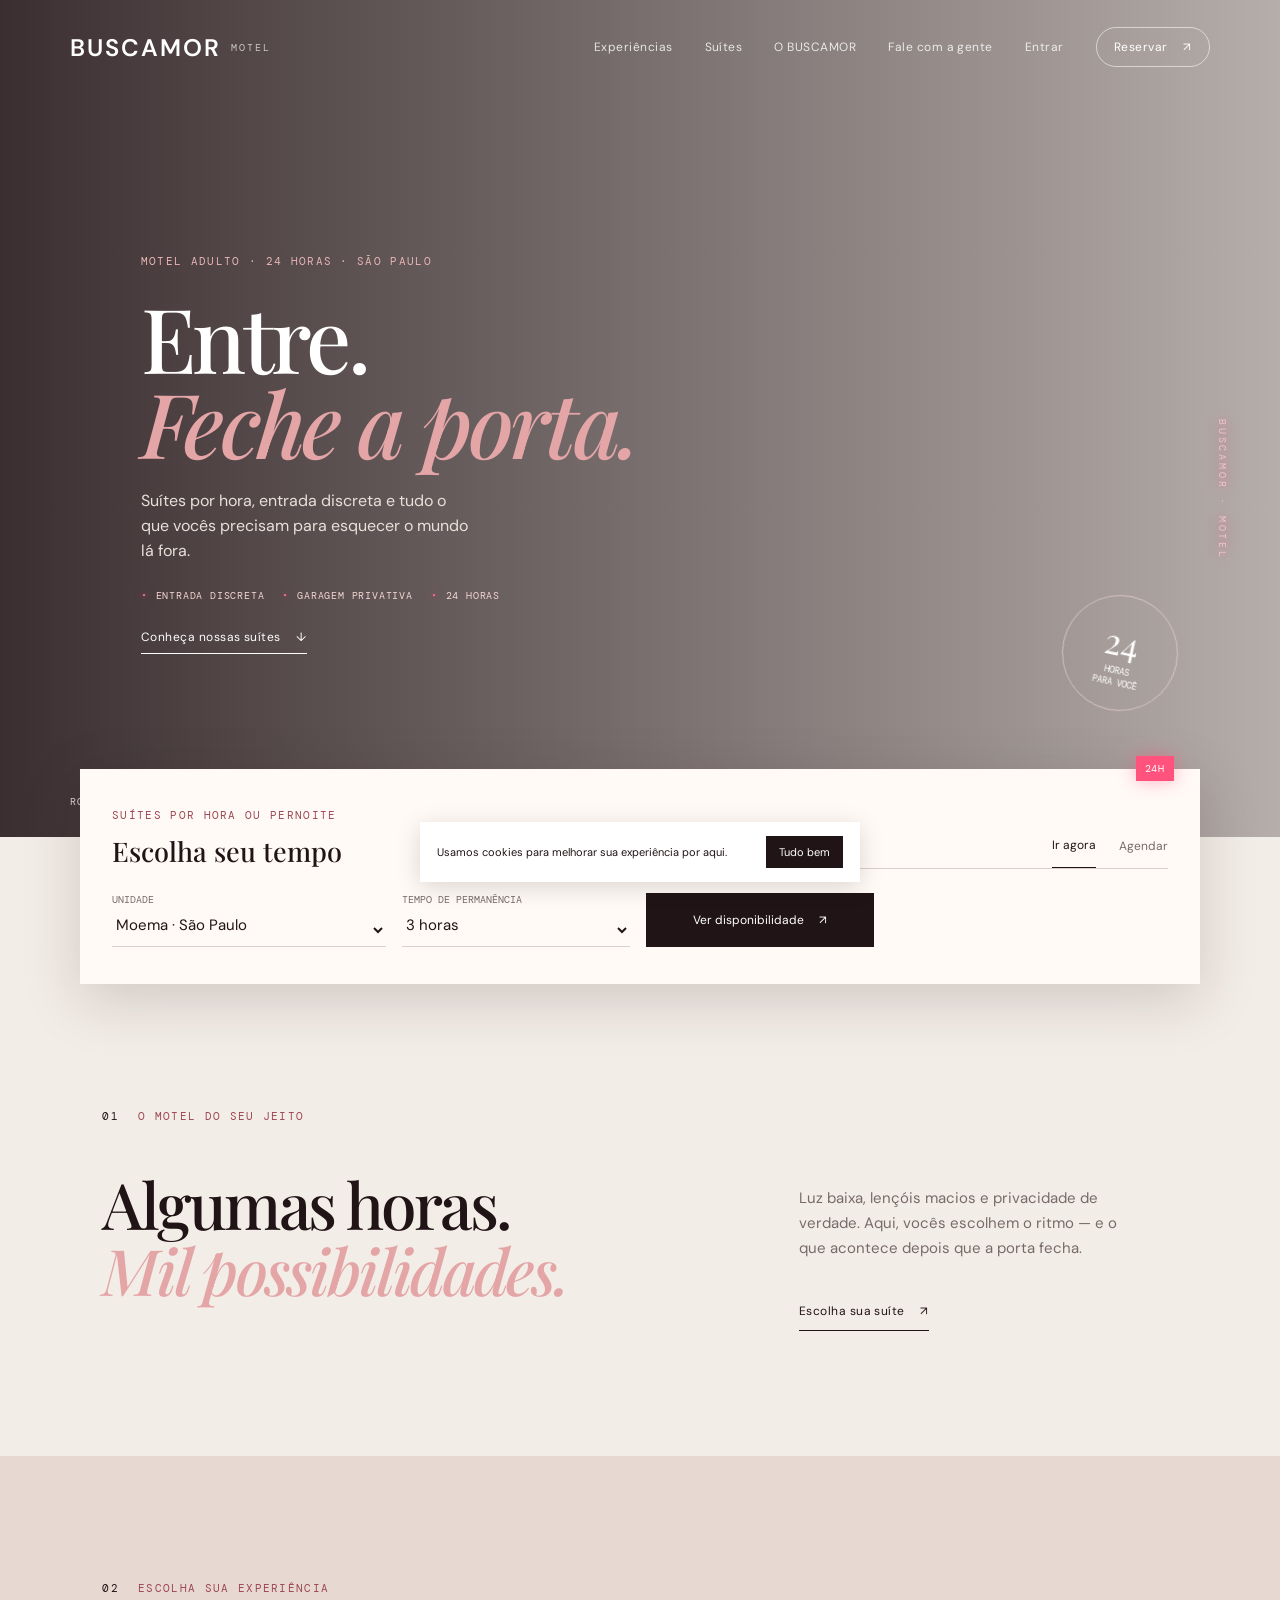
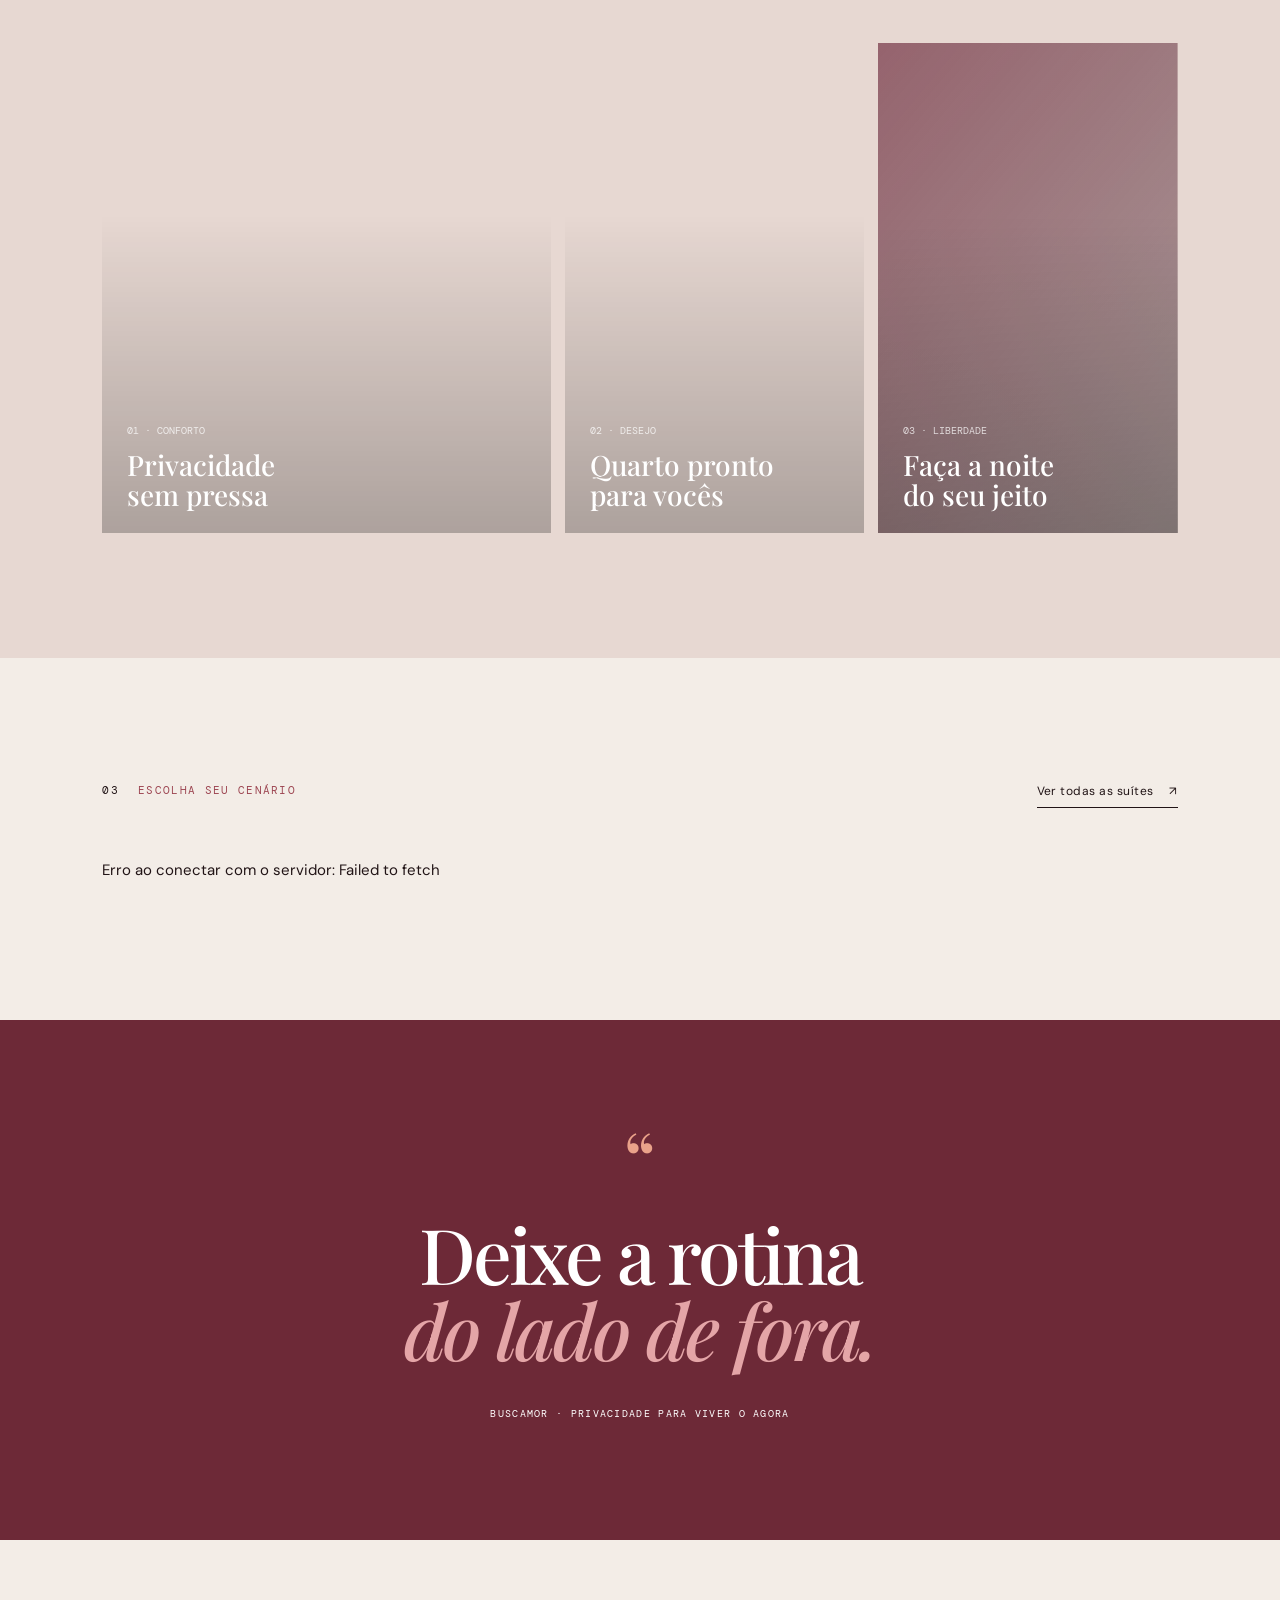
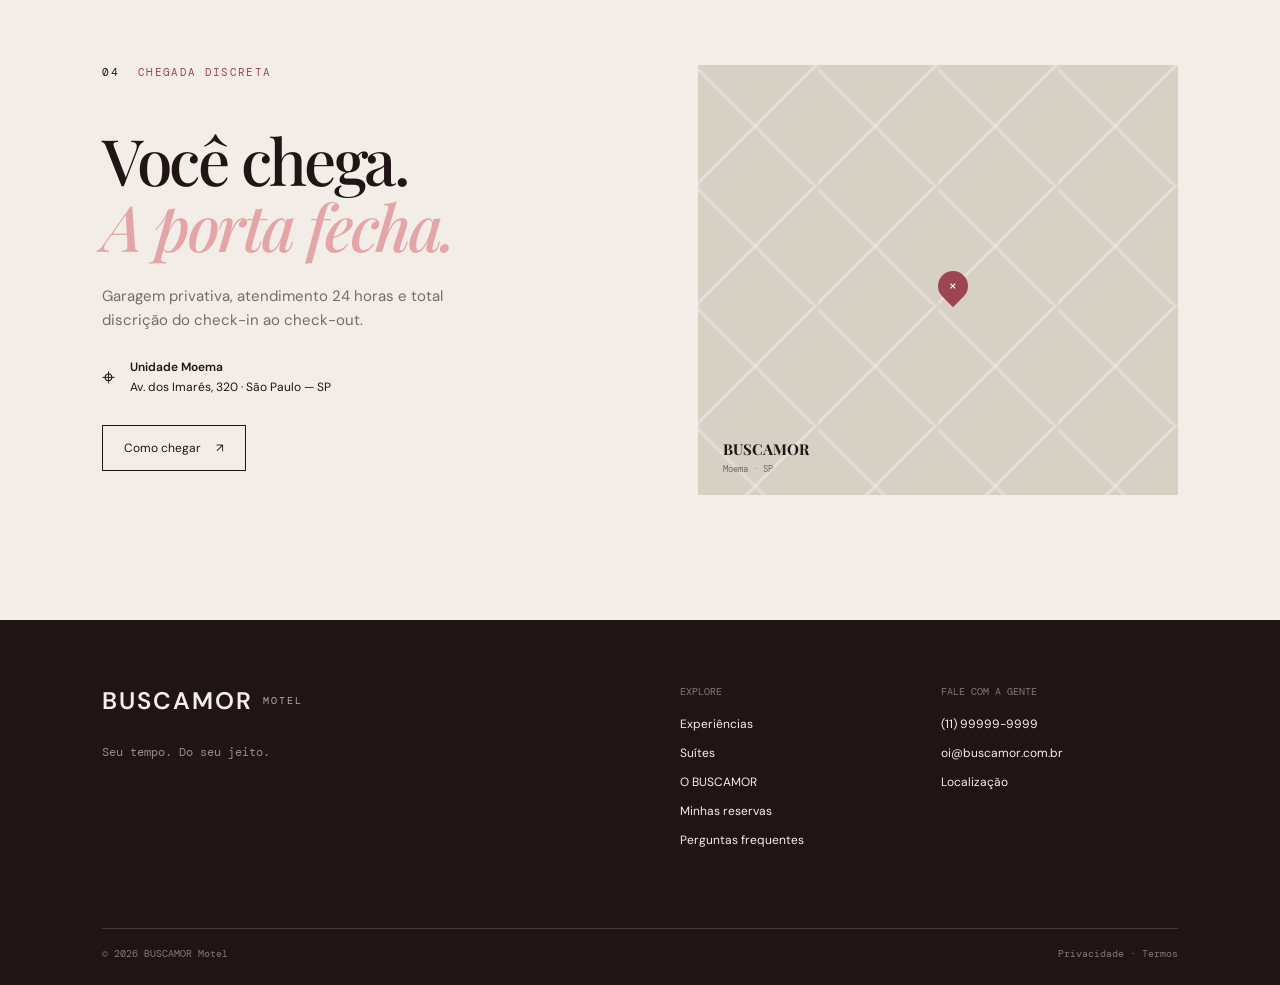
<file: index.html>
<!doctype html>
<html lang="pt-BR">
  <head>
    <meta charset="UTF-8" />
    <meta http-equiv="refresh" content="0; url=home/index.html" />
    <title>BUSCAMOR Motel</title>
    <script>
      window.location.replace('home/index.html' + window.location.search + window.location.hash);
    </script>
  </head>
  <body></body>
</html>
</file>
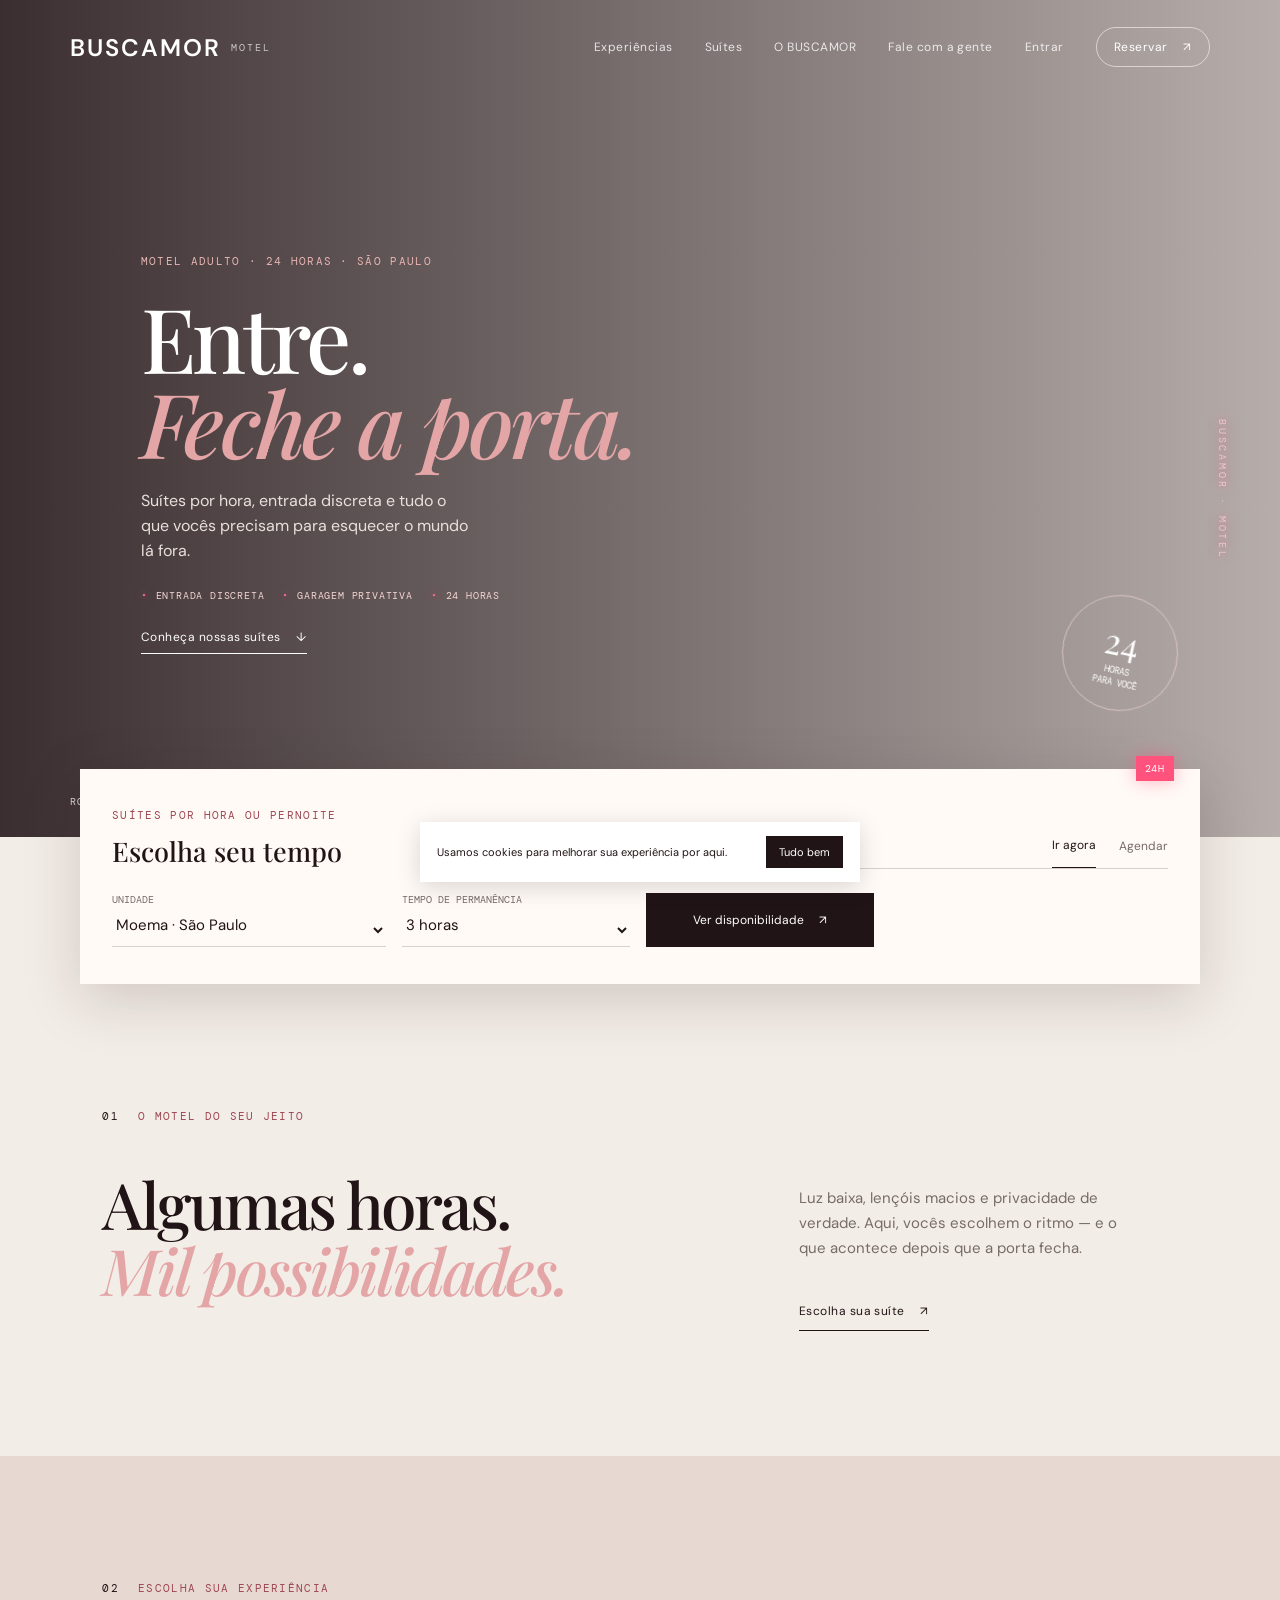
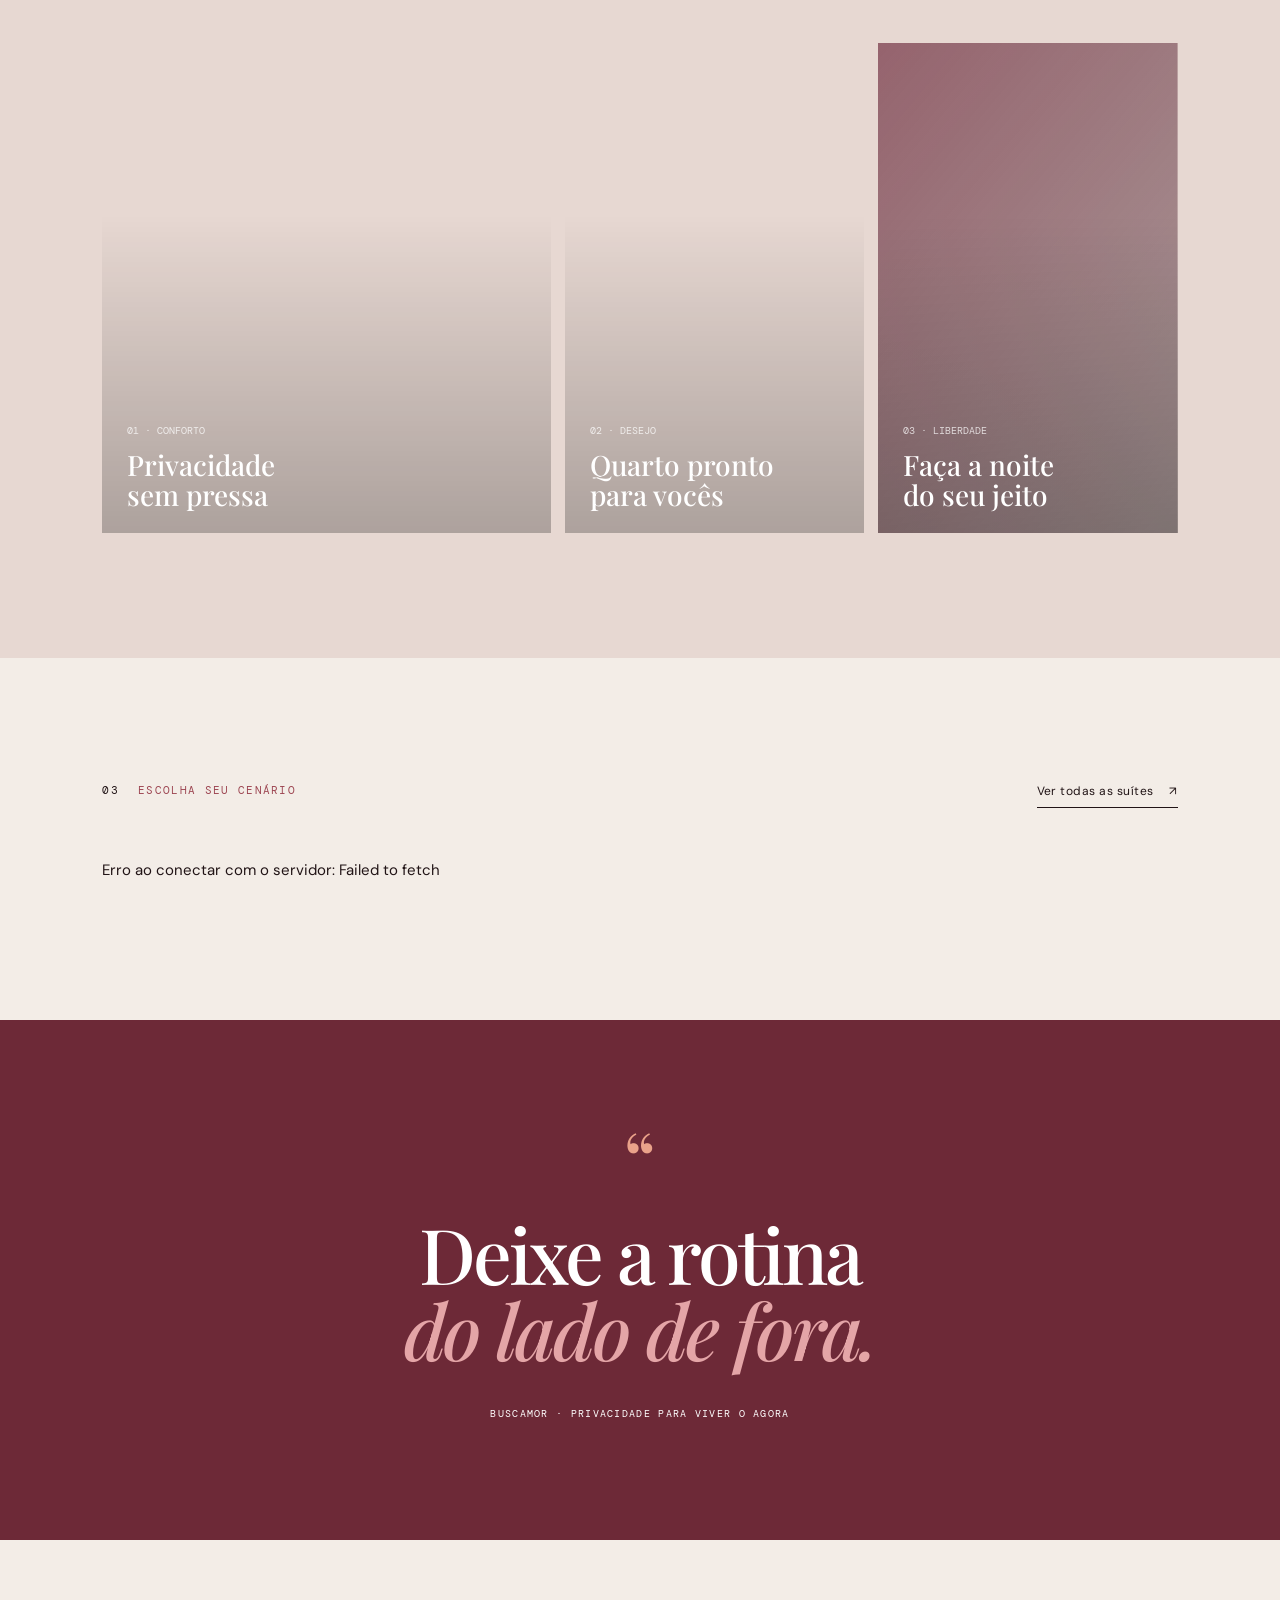
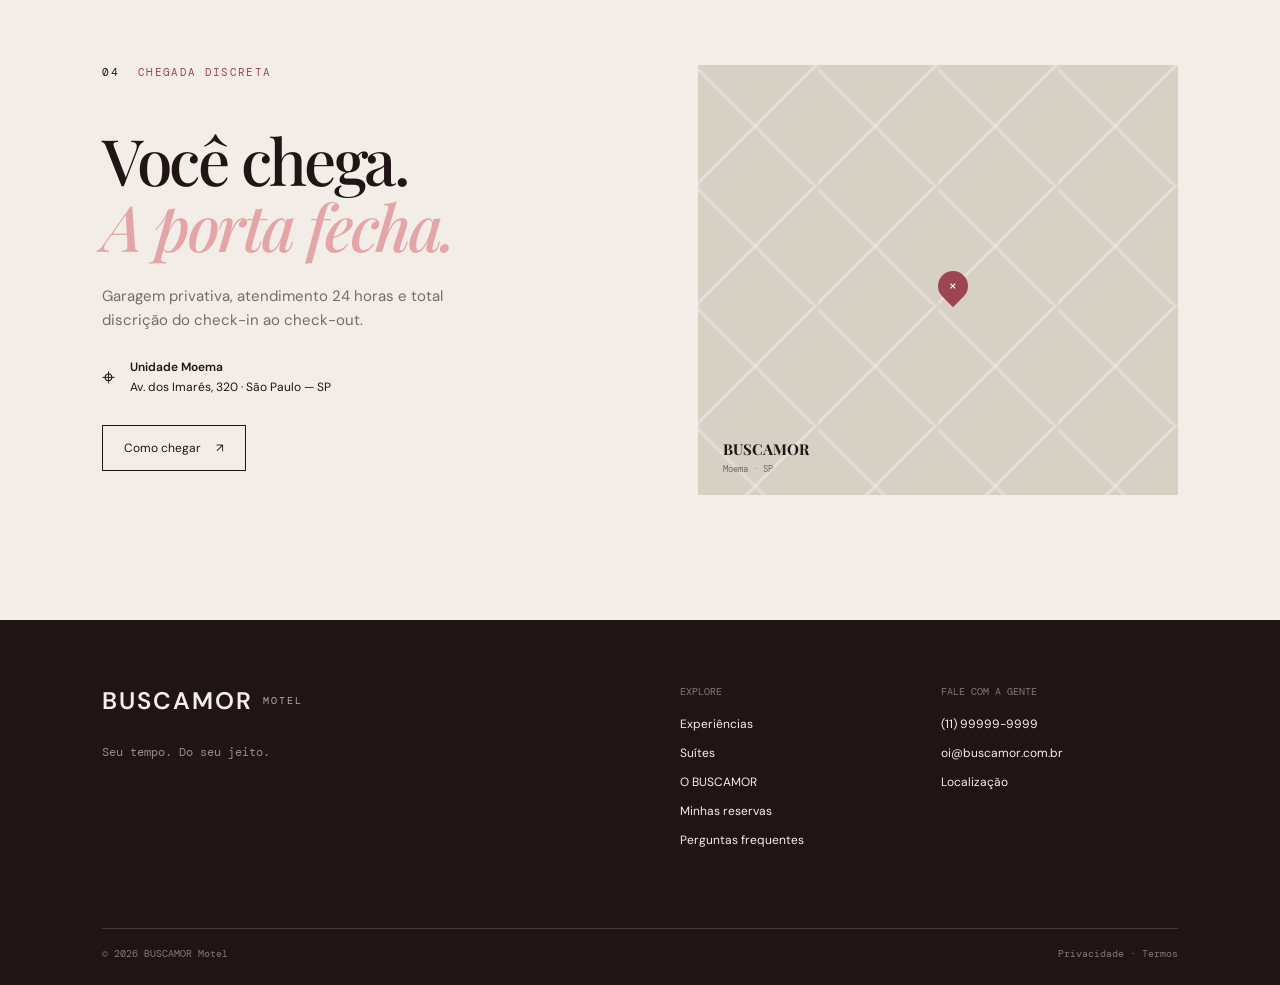
<file: home/index.html>
<!doctype html>
<html lang="pt-BR">
  <head>
    <meta charset="UTF-8" />
    <meta name="viewport" content="width=device-width, initial-scale=1.0" />
    <meta name="description" content="BUSCAMOR Motel — uma experiência para sair da rotina." />
    <title>BUSCAMOR Motel | Seu tempo, do seu jeito</title>
    <link rel="preconnect" href="https://fonts.googleapis.com" />
    <link rel="preconnect" href="https://fonts.gstatic.com" crossorigin />
    <link href="https://fonts.googleapis.com/css2?family=DM+Mono:wght@400;500&family=DM+Sans:wght@400;500;600;700&family=Playfair+Display:wght@500;600&display=swap" rel="stylesheet" />
    <link rel="stylesheet" href="../shared/global.css" />
    <link rel="stylesheet" href="home.css" />
  </head>
  <body>
    <header class="site-header">
      <a class="brand" href="#inicio" aria-label="BUSCAMOR Motel - início"><span>BUSCAMOR</span><small>MOTEL</small></a>
      <button class="menu-toggle" aria-label="Abrir menu" aria-expanded="false"><span></span><span></span></button>
      <nav class="main-nav" aria-label="Navegação principal">
        <a href="#experiencias">Experiências</a>
        <a href="#suites">Suítes</a>
        <a href="#sobre">O BUSCAMOR</a>
        <a href="#contato">Fale com a gente</a>
        <a href="../account/account.html" id="navAccountLink">Entrar</a>
        <a class="nav-cta" href="#reserva">Reservar <span>↗</span></a>
      </nav>
    </header>

    <main id="inicio">
      <section class="hero">
        <div class="hero-copy">
          <p class="eyebrow">Motel adulto · 24 horas · São Paulo</p>
          <h1>Entre.<br /><em>Feche a porta.</em></h1>
          <p class="hero-description">Suítes por hora, entrada discreta e tudo o que vocês precisam para esquecer o mundo lá fora.</p>
          <div class="hero-perks" aria-label="Diferenciais do motel">
            <span>Entrada discreta</span>
            <span>Garagem privativa</span>
            <span>24 horas</span>
          </div>
          <a class="text-link" href="#suites">Conheça nossas suítes <span>↓</span></a>
        </div>
        <div class="hero-stamp" aria-hidden="true"><span>24</span><small>horas<br />para você</small></div>
        <div class="hero-scroll">Role para explorar <span>↓</span></div>
      </section>

      <section class="booking" id="reserva">
        <div class="booking-heading"><p class="eyebrow">Suítes por hora ou pernoite</p><h2>Escolha seu tempo</h2></div>
        <div class="booking-tabs" role="tablist">
          <button class="booking-tab active" data-mode="now" role="tab">Ir agora</button>
          <button class="booking-tab" data-mode="later" role="tab">Agendar</button>
        </div>
        <form class="booking-form">
          <label class="field"><span>Unidade</span><select name="unit"><option value="moema">Moema · São Paulo</option></select></label>
          <label class="field later-field hidden"><span>Data</span><input name="date" type="date" /></label>
          <label class="field later-field hidden"><span>Horário de chegada</span><input name="arrivalTime" type="time" value="21:00" /></label>
          <label class="field"><span>Tempo de permanência</span><select name="duration"><option value="3-hours">3 horas</option><option value="6-hours">6 horas</option><option value="overnight">Pernoite</option></select></label>
          <button class="button button-dark" type="submit">Ver disponibilidade <span>↗</span></button>
        </form>
        <p class="booking-feedback" aria-live="polite"></p>
      </section>

      <section class="intro section-pad reveal" id="sobre">
        <div class="section-label"><span>01</span><span>O motel do seu jeito</span></div>
        <div class="intro-grid">
          <div><h2>Algumas horas.<br /><em>Mil possibilidades.</em></h2></div>
          <div class="intro-text"><p>Luz baixa, lençóis macios e privacidade de verdade. Aqui, vocês escolhem o ritmo — e o que acontece depois que a porta fecha.</p><a class="text-link" href="#suites">Escolha sua suíte <span>↗</span></a></div>
        </div>
      </section>

      <section class="experiences section-pad reveal" id="experiencias">
        <div class="section-label"><span>02</span><span>Escolha sua experiência</span></div>
        <div class="experience-grid">
          <article class="experience-card experience-card-large"><div class="card-overlay"><span>01 · CONFORTO</span><h3>Privacidade<br />sem pressa</h3></div></article>
          <article class="experience-card experience-card-small"><div class="card-overlay"><span>02 · DESEJO</span><h3>Quarto pronto<br />para vocês</h3></div></article>
          <article class="experience-card experience-card-small card-terracotta"><div class="card-overlay"><span>03 · LIBERDADE</span><h3>Faça a noite<br />do seu jeito</h3></div></article>
        </div>
      </section>

      <section class="suites section-pad reveal" id="suites">
        <div class="suites-top"><div class="section-label"><span>03</span><span>Escolha seu cenário</span></div><a class="text-link" href="../disponibilidade/disponibilidade.html?unit=moema&arrivalTime=21%3A00&duration=3-hours" target="_blank" rel="noopener">Ver todas as suítes <span>↗</span></a></div>
        <div class="suite-grid" id="suiteGrid"></div>
      </section>

      <section class="quote-section reveal"><div class="quote-mark">“</div><blockquote>Deixe a rotina<br /><em>do lado de fora.</em></blockquote><p>BUSCAMOR · PRIVACIDADE PARA VIVER O AGORA</p></section>

      <section class="location section-pad reveal" id="contato">
        <div class="location-copy"><div class="section-label"><span>04</span><span>Chegada discreta</span></div><h2>Você chega.<br /><em>A porta fecha.</em></h2><p>Garagem privativa, atendimento 24 horas e total discrição do check-in ao check-out.</p><div class="address"><span>⌖</span><div><strong>Unidade Moema</strong><br />Av. dos Imarés, 320 · São Paulo — SP</div></div><a class="button button-outline" href="#">Como chegar <span>↗</span></a></div>
        <div class="map-placeholder"><span>+</span><div><b>BUSCAMOR</b><small>Moema · SP</small></div></div>
      </section>
    </main>

    <footer class="footer">
      <div class="footer-brand">
        <a class="brand" href="#inicio">
          <span>BUSCAMOR</span>
          <small>MOTEL</small>
        </a>
        <p>Seu tempo. Do seu jeito.</p>
      </div>
      <div class="footer-links">
        <div>
          <small>Explore</small>
          <a href="#experiencias">Experiências</a>
          <a href="#suites">Suítes</a>
          <a href="#sobre">O BUSCAMOR</a>
          <a href="../minhas-reservas/minhas-reservas.html">Minhas reservas</a>
          <a href="../faq/faq.html">Perguntas frequentes</a>
        </div>
        <div>
          <small>Fale com a gente</small>
          <a href="tel:+5511999999999">(11) 99999-9999</a>
          <a href="mailto:oi@buscamor.com.br">oi@buscamor.com.br</a>
          <a href="#contato">Localização</a>
        </div>
      </div>
      <div class="footer-bottom">
        <span>© 2026 BUSCAMOR Motel</span>
        <span>Privacidade · Termos</span>
      </div>
    </footer>
    <div class="cookie-banner" role="dialog" aria-label="Aviso de cookies"><p>Usamos cookies para melhorar sua experiência por aqui.</p><button class="cookie-accept">Tudo bem</button></div>
    <script src="../shared/api.js"></script>
    <script src="home.js"></script>
  </body>
</html>
</file>
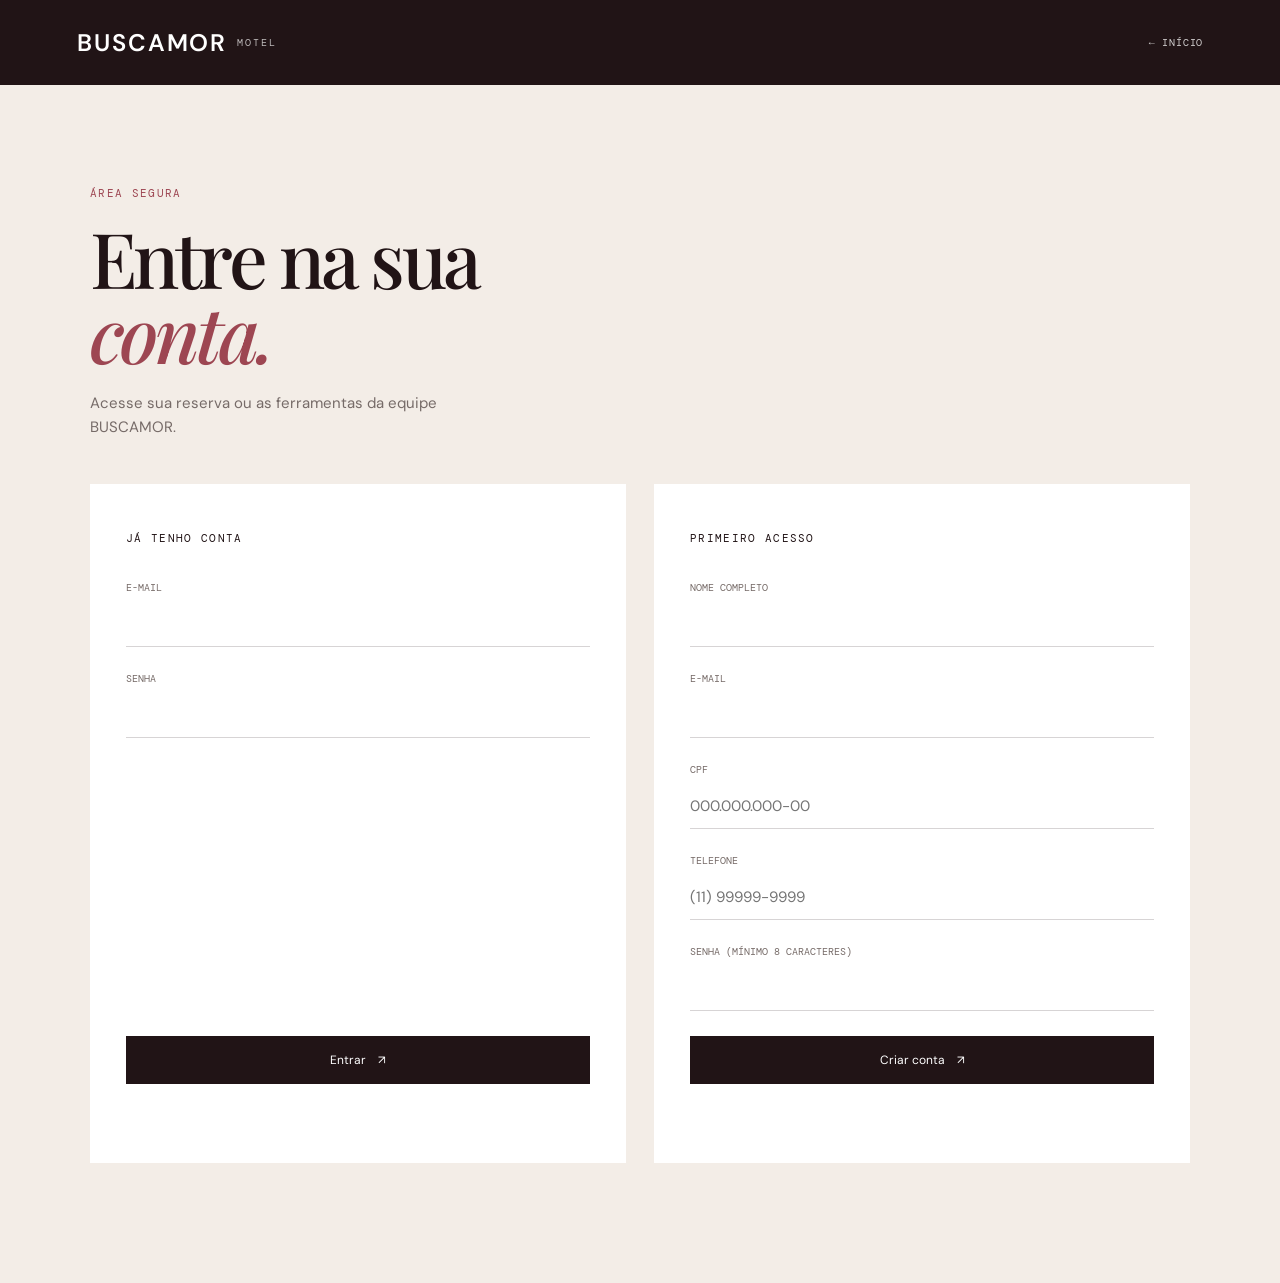
<file: account/account.html>
<!doctype html>
<html lang="pt-BR">
  <head>
    <meta charset="UTF-8" />
    <meta name="viewport" content="width=device-width, initial-scale=1.0" />
    <title>Conta | BUSCAMOR Motel</title>
    <link rel="stylesheet" href="../shared/global.css" />
    <link rel="stylesheet" href="account.css" />
  </head>
  <body class="app-page">
    <header class="app-header">
      <a class="brand" href="../home/index.html"><span>BUSCAMOR</span><small>MOTEL</small></a>
      <a class="back-link" href="../home/index.html" style="margin-left: auto;">← Início</a>
      <a class="back-link" id="headerLogoutBtn" href="#" style="display: none; margin-left: 24px;">Sair da conta</a>
    </header>
    <main class="flow-shell account-shell">
      <div id="accountApp"></div>
    </main>
    <script src="../shared/api.js"></script>
    <script src="account.js"></script>
  </body>
</html>
</file>
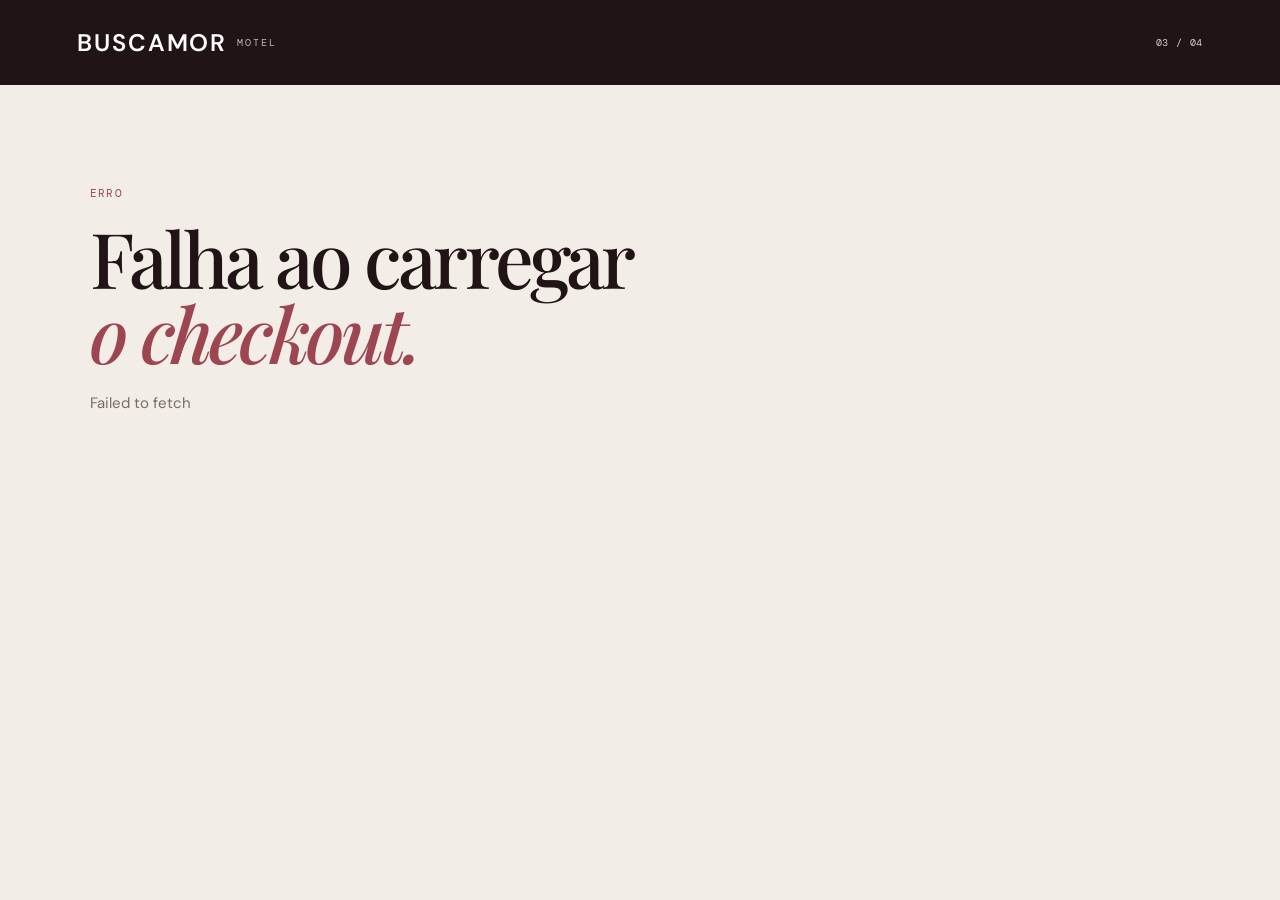
<file: checkout/checkout.html>
<!doctype html>
<html lang="pt-BR">
  <head>
    <meta charset="UTF-8" />
    <meta name="viewport" content="width=device-width, initial-scale=1.0" />
    <title>Checkout | BUSCAMOR Motel</title>
    <link rel="stylesheet" href="../shared/global.css" />
    <link rel="stylesheet" href="checkout.css" />
  </head>
  <body class="app-page" data-page="checkout">
    <div id="app"></div>

    <script src="../shared/api.js"></script>
    <script src="../shared/app.js"></script>
    <script src="checkout.js"></script>
  </body>
</html>
</file>
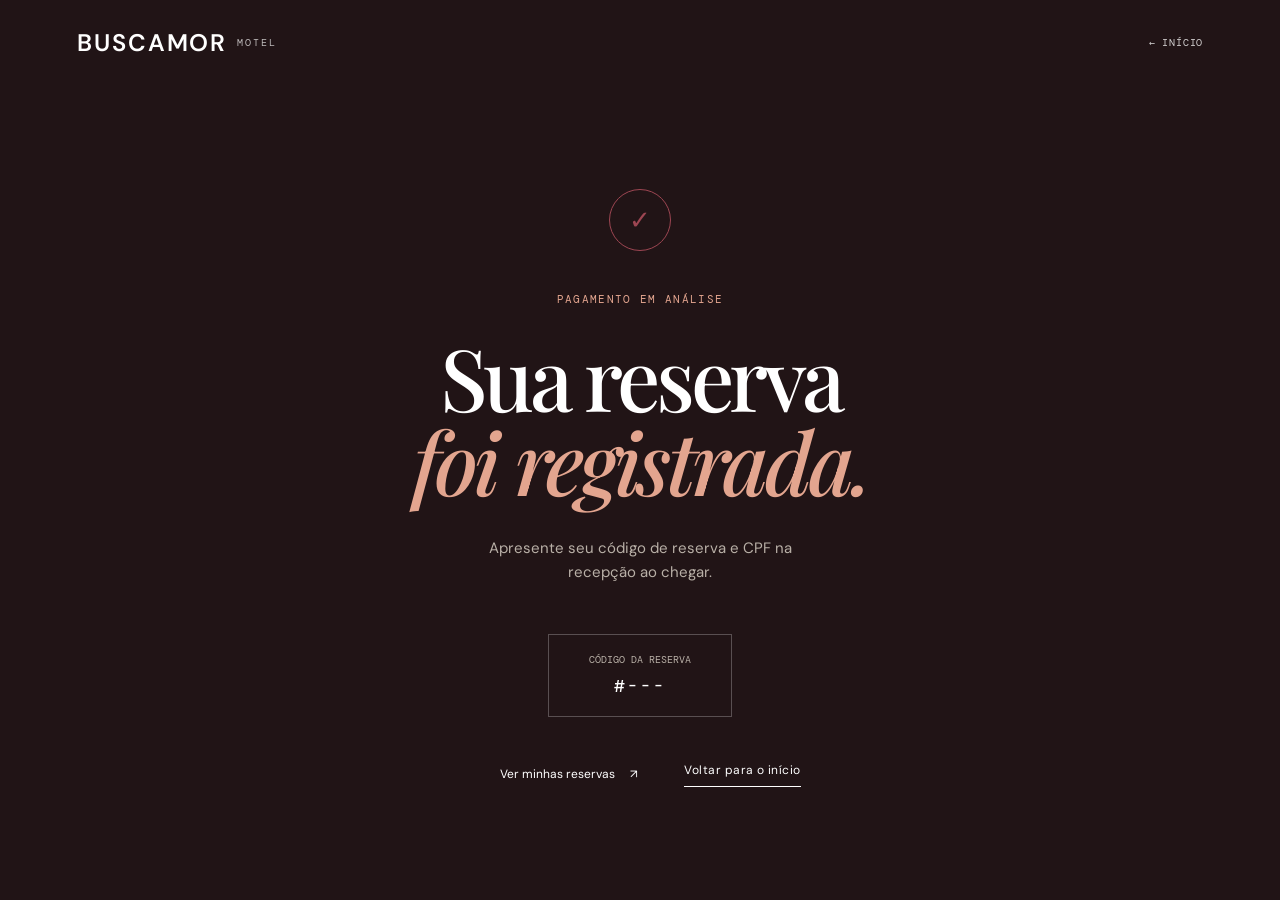
<file: confirmacao/confirmacao.html>
<!doctype html>
<html lang="pt-BR">
  <head>
    <meta charset="UTF-8" />
    <meta name="viewport" content="width=device-width, initial-scale=1.0" />
    <title>Confirmação | BUSCAMOR Motel</title>
    <link rel="stylesheet" href="../shared/global.css" />
    <link rel="stylesheet" href="confirmacao.css" />
  </head>
  <body class="app-page" data-page="confirmacao">
    <div id="app"></div>

    <script src="../shared/api.js"></script>
    <script src="../shared/app.js"></script>
    <script src="confirmacao.js"></script>
  </body>
</html>
</file>
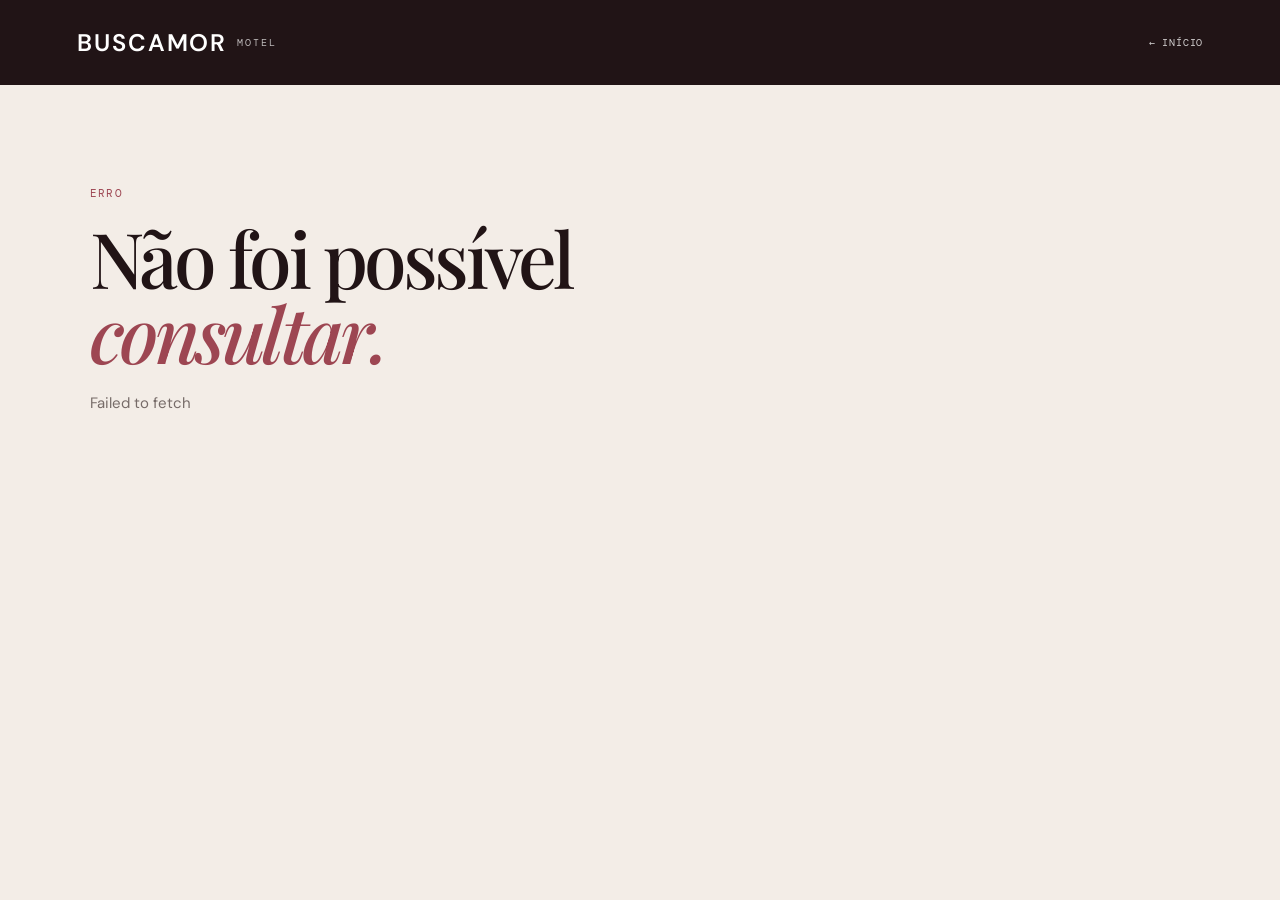
<file: disponibilidade/disponibilidade.html>
<!doctype html>
<html lang="pt-BR">
  <head>
    <meta charset="UTF-8" />
    <meta name="viewport" content="width=device-width, initial-scale=1.0" />
    <title>Disponibilidade | BUSCAMOR Motel</title>
    <link rel="stylesheet" href="../shared/global.css" />
    <link rel="stylesheet" href="disponibilidade.css" />
  </head>
  <body class="app-page" data-page="disponibilidade">
    <div id="app"></div>

    <script src="../shared/api.js"></script>
    <script src="../shared/app.js"></script>
    <script src="disponibilidade.js"></script>
  </body>
</html>
</file>
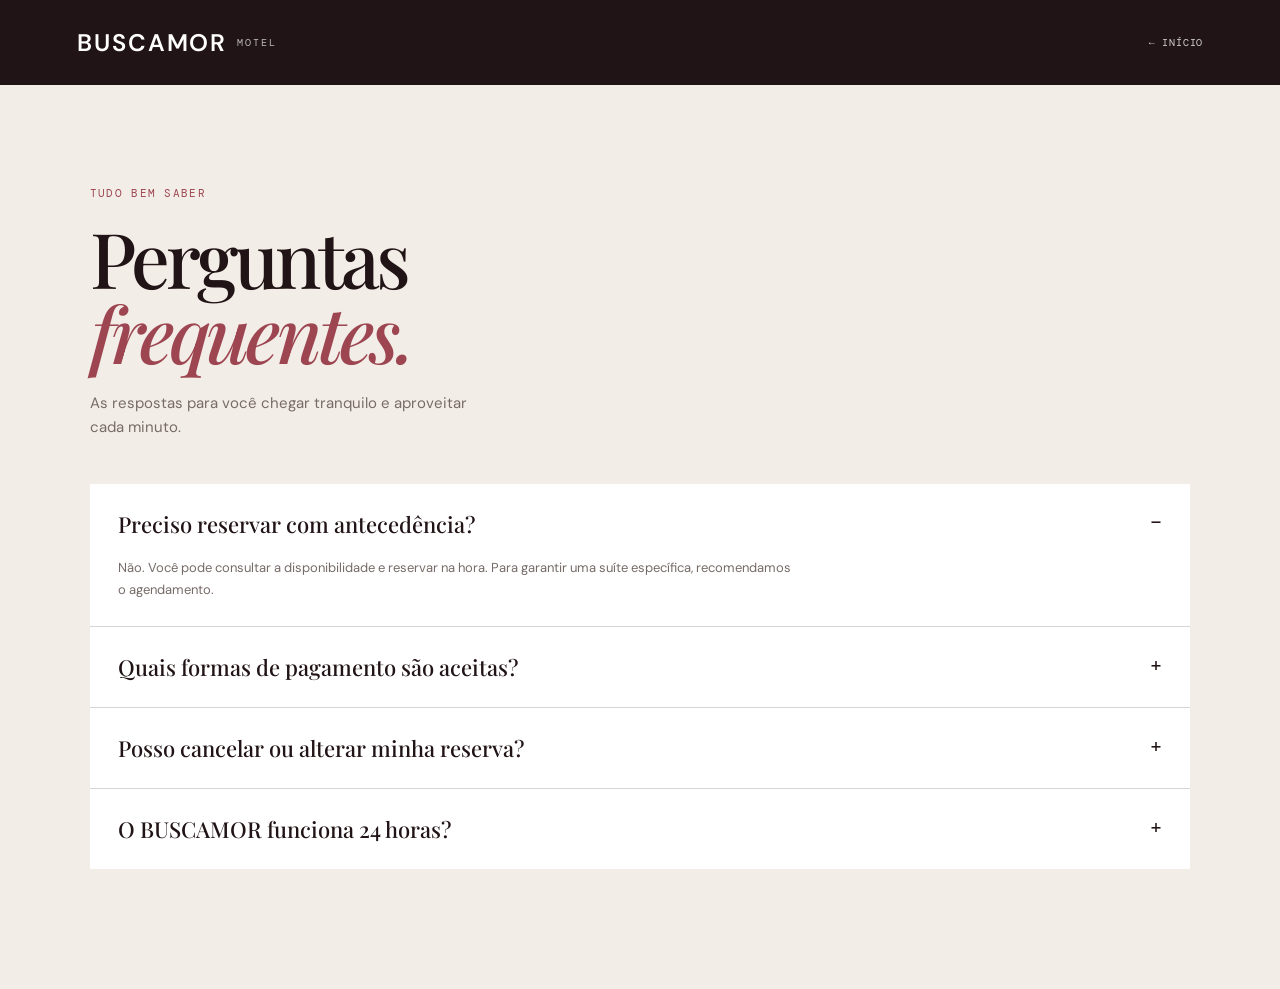
<file: faq/faq.html>
<!doctype html>
<html lang="pt-BR">
  <head>
    <meta charset="UTF-8" />
    <meta name="viewport" content="width=device-width, initial-scale=1.0" />
    <title>Perguntas frequentes | BUSCAMOR Motel</title>
    <link rel="stylesheet" href="../shared/global.css" />
    <link rel="stylesheet" href="faq.css" />
  </head>
  <body class="app-page" data-page="faq">
    <div id="app"></div>

    <script src="../shared/api.js"></script>
    <script src="faq.js"></script>
  </body>
</html>
</file>
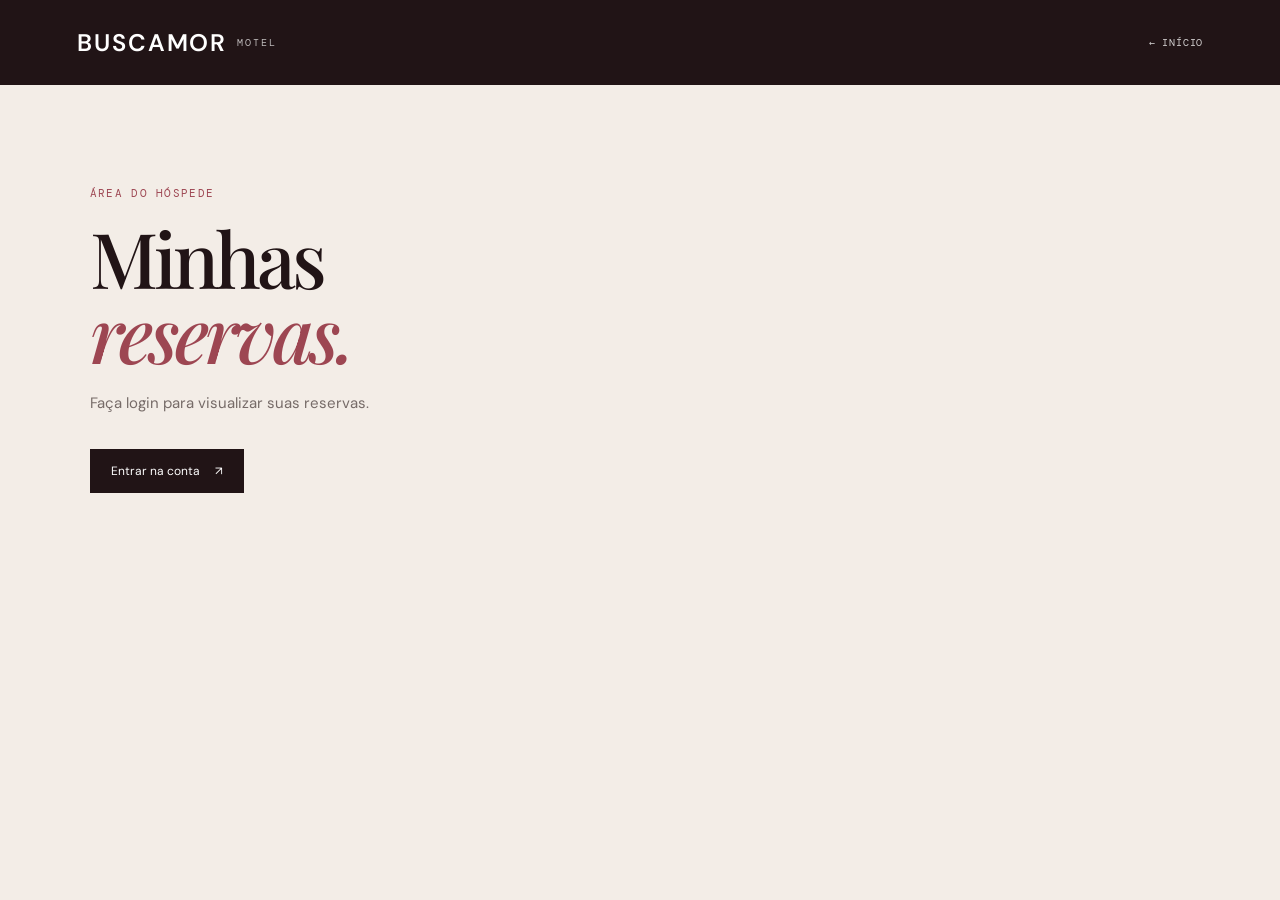
<file: minhas-reservas/minhas-reservas.html>
<!doctype html>
<html lang="pt-BR">
  <head>
    <meta charset="UTF-8" />
    <meta name="viewport" content="width=device-width, initial-scale=1.0" />
    <title>Minhas reservas | BUSCAMOR Motel</title>
    <link rel="stylesheet" href="../shared/global.css" />
    <link rel="stylesheet" href="minhas-reservas.css" />
  </head>
  <body class="app-page" data-page="reservas">
    <div id="app"></div>

    <script src="../shared/api.js"></script>
    <script src="../shared/app.js"></script>
    <script src="minhas-reservas.js"></script>
  </body>
</html>
</file>
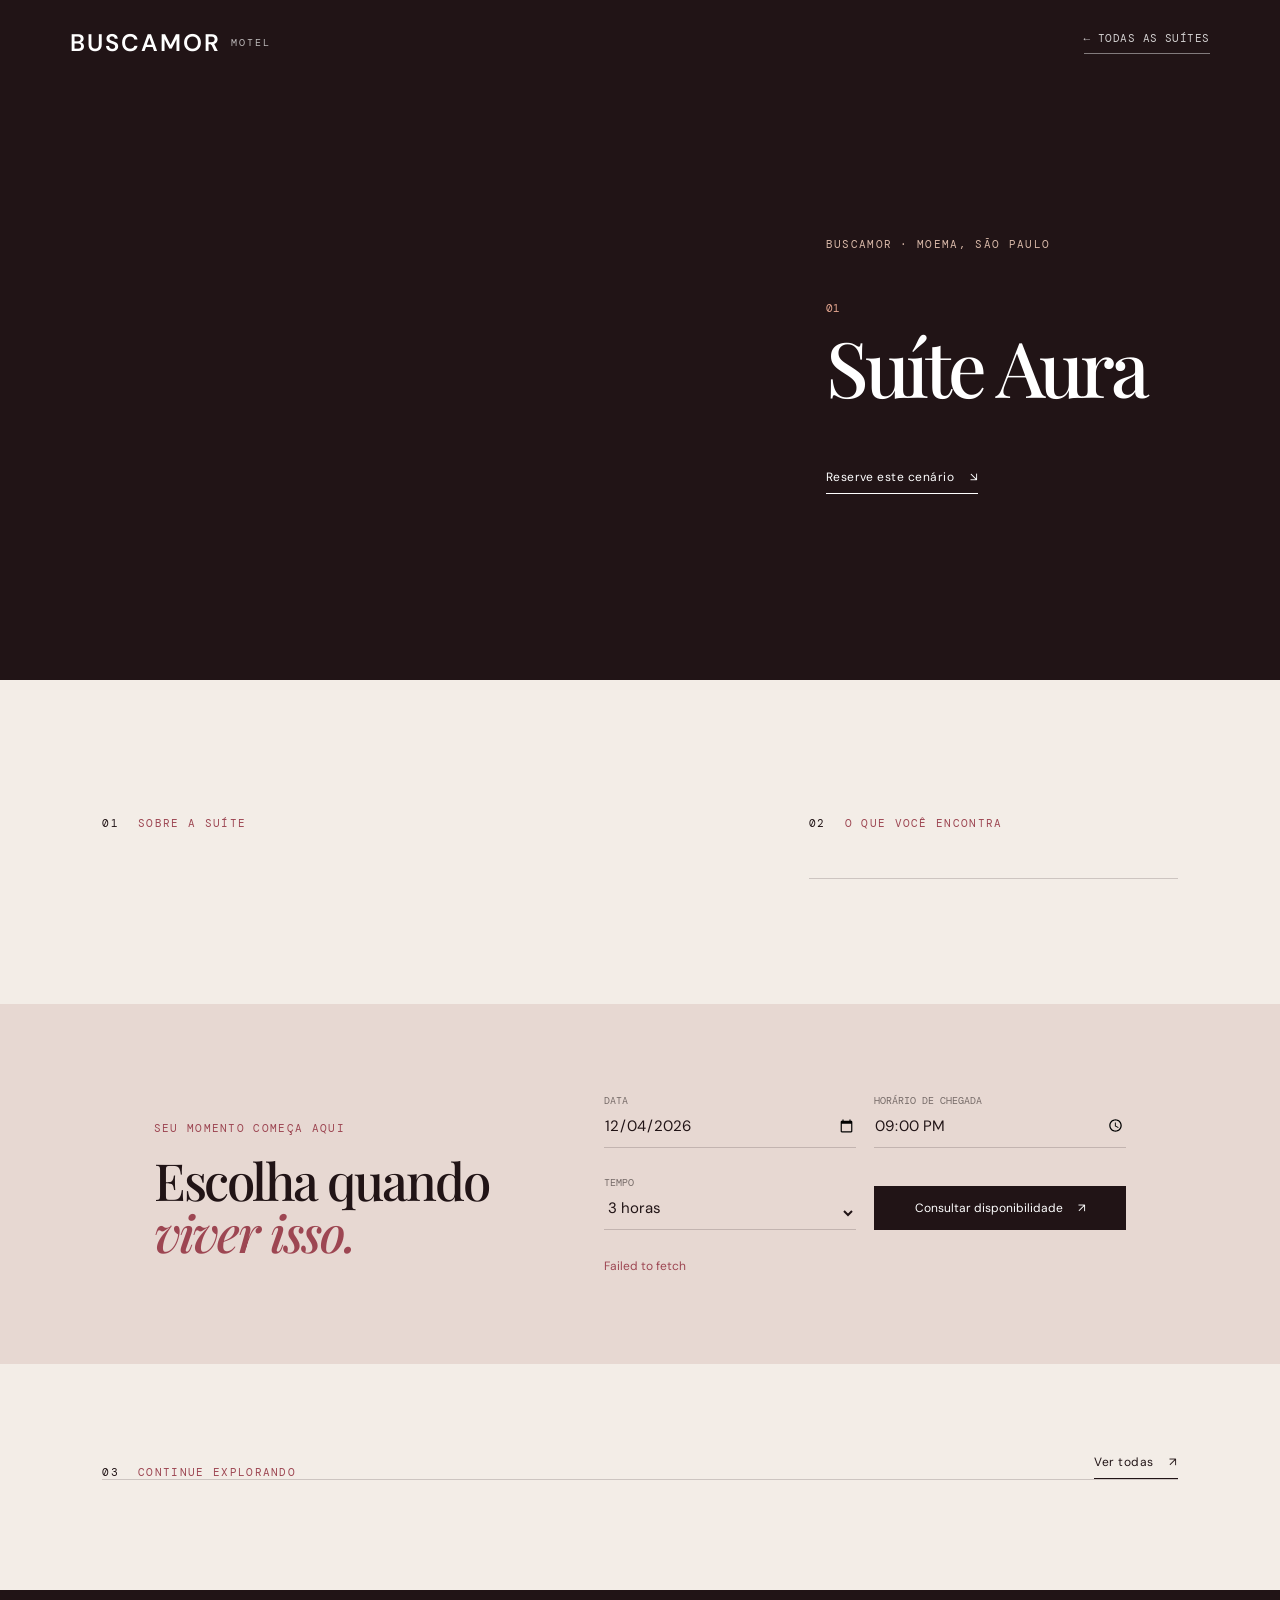
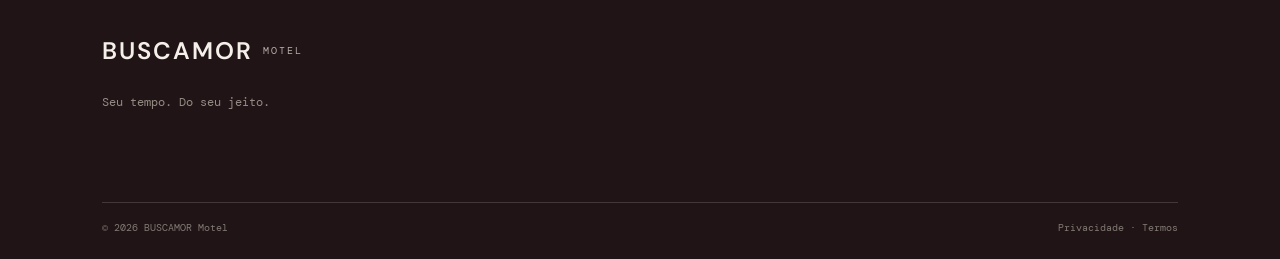
<file: quarto/quarto.html>
<!doctype html>
<html lang="pt-BR">
  <head>
    <meta charset="UTF-8" />
    <meta name="viewport" content="width=device-width, initial-scale=1.0" />
    <meta name="description" content="Conheça os detalhes da sua suíte no BUSCAMOR Motel." />
    <title>Suíte | BUSCAMOR Motel</title>
    <link rel="preconnect" href="https://fonts.googleapis.com" />
    <link rel="preconnect" href="https://fonts.gstatic.com" crossorigin />
    <link href="https://fonts.googleapis.com/css2?family=DM+Mono:wght@400;500&family=DM+Sans:wght@400;500;600;700&family=Playfair+Display:wght@500;600&display=swap" rel="stylesheet" />
    <link rel="stylesheet" href="../shared/global.css" />
    <link rel="stylesheet" href="quarto.css" />
  </head>
  <body class="detail-page">
    <header class="site-header detail-header">
      <a class="brand" href="../home/index.html#inicio" aria-label="Voltar para o início"><span>BUSCAMOR</span><small>MOTEL</small></a>
      <a class="back-link" href="../home/index.html#suites">← Todas as suítes</a>
    </header>

    <main>
      <section class="detail-hero">
        <div class="detail-image" id="suiteImage"></div>
        <div class="detail-intro">
          <p class="eyebrow">BUSCAMOR · Moema, São Paulo</p>
          <p class="detail-number" id="suiteNumber">01</p>
          <h1 id="suiteName">Suíte Aura</h1>
          <p class="detail-summary" id="suiteSummary"></p>
          <a class="text-link detail-reserve-link" href="#reserve">Reserve este cenário <span>↘</span></a>
        </div>
      </section>

      <section class="detail-content section-pad reveal">
        <div class="detail-description">
          <p class="section-label"><span>01</span><span>Sobre a suíte</span></p>
          <h2 id="suiteHeadline"></h2>
          <p id="suiteDescription"></p>
        </div>
        <div class="amenities">
          <p class="section-label"><span>02</span><span>O que você encontra</span></p>
          <ul id="suiteAmenities"></ul>
        </div>
      </section>

      <section class="detail-reserve reveal" id="reserve">
        <div>
          <p class="eyebrow">Seu momento começa aqui</p>
          <h2>Escolha quando<br /><em>viver isso.</em></h2>
        </div>
        <form class="detail-form">
          <label class="field"><span>Data</span><input name="date" type="date" required /></label>
          <label class="field"><span>Horário de chegada</span><input name="arrivalTime" type="time" value="21:00" required /></label>
          <label class="field"><span>Tempo</span><select name="duration"><option value="3-hours">3 horas</option><option value="6-hours">6 horas</option><option value="overnight">Pernoite</option></select></label>
          <button class="button button-dark" type="submit">Consultar disponibilidade <span>↗</span></button>
          <p class="detail-feedback" aria-live="polite"></p>
        </form>
      </section>

      <section class="other-suites section-pad reveal">
        <div class="suites-top"><p class="section-label"><span>03</span><span>Continue explorando</span></p><a class="text-link" href="../home/index.html#suites">Ver todas <span>↗</span></a></div>
        <div class="other-suite-links" id="otherSuiteLinks"></div>
      </section>
    </main>
    <footer class="footer detail-footer"><div class="footer-brand"><a class="brand" href="../home/index.html#inicio"><span>BUSCAMOR</span><small>MOTEL</small></a><p>Seu tempo. Do seu jeito.</p></div><div class="footer-bottom"><span>© 2026 BUSCAMOR Motel</span><span>Privacidade · Termos</span></div></footer>
    <script src="../shared/api.js"></script>
    <script src="quarto.js"></script>
  </body>
</html>
</file>
<file: shared/global.css>
@import url('https://fonts.googleapis.com/css2?family=DM+Mono:wght@400;500&family=DM+Sans:wght@400;500;600;700&family=Playfair+Display:wght@500;600&display=swap');

:root {
  --ink: #211416;
  --paper: #f3ede7;
  --cream: #e7d8d2;
  --orange: #9d4652;
  --muted: #766b68;
  --line: rgba(33, 20, 22, .18);
  --serif: 'Playfair Display', Georgia, serif;
  --sans: 'DM Sans', Arial, sans-serif;
  --mono: 'DM Mono', monospace;
}

* {
  box-sizing: border-box;
}

html {
  scroll-behavior: smooth;
}

body {
  margin: 0;
  background: var(--paper);
  color: var(--ink);
  font-family: var(--sans);
  font-size: 15px;
}

a {
  color: inherit;
  text-decoration: none;
}

button, select, input, textarea {
  font: inherit;
}

.site-header {
  position: absolute;
  z-index: 3;
  top: 0;
  left: 0;
  right: 0;
  display: flex;
  align-items: center;
  justify-content: space-between;
  padding: 27px 5.5vw;
  color: #fff;
}

.brand {
  display: flex;
  align-items: center;
  gap: 10px;
  font-weight: 600;
  letter-spacing: .13em;
}

.brand span {
  font-size: 24px;
}

.brand small {
  font: 10px var(--mono);
  letter-spacing: .2em;
  opacity: .7;
}

.main-nav {
  display: flex;
  align-items: center;
  gap: 32px;
  font-size: 12px;
  letter-spacing: .04em;
}

.main-nav a:not(.nav-cta) {
  opacity: .82;
}

.nav-cta {
  border: 1px solid rgba(255, 255, 255, .55);
  padding: 11px 17px;
  border-radius: 30px;
  transition: background-color .25s ease, color .25s ease;
}

.nav-cta:hover {
  background: #fff;
  color: var(--ink);
}

.nav-cta span, .text-link span, .button span {
  margin-left: 12px;
}

.menu-toggle {
  display: none;
  background: none;
  border: 0;
  color: white;
}

.eyebrow, .section-label {
  font: 11px var(--mono);
  text-transform: uppercase;
  letter-spacing: .12em;
}

.section-label {
  color: var(--orange);
  display: flex;
  gap: 19px;
  align-items: center;
  margin-bottom: 48px;
}

.section-label span:first-child {
  color: var(--ink);
}

.text-link {
  display: inline-block;
  margin-top: 27px;
  border-bottom: 1px solid currentColor;
  padding-bottom: 8px;
  font-size: 12px;
  letter-spacing: .04em;
  transition: color .25s ease, border-color .25s ease;
}

.text-link:hover {
  color: var(--orange);
  border-color: var(--orange);
}

.field {
  display: flex;
  flex-direction: column;
  gap: 8px;
}

.field span {
  font: 10px var(--mono);
  color: var(--muted);
  text-transform: uppercase;
}

.field select, .field input {
  border: 0;
  border-bottom: 1px solid var(--line);
  background: transparent;
  padding: 0 0 10px;
  color: var(--ink);
  outline: 0;
}

.button {
  border: 0;
  padding: 14px 21px;
  cursor: pointer;
  font-size: 12px;
  white-space: nowrap;
  transition: transform .25s ease, background-color .25s ease, box-shadow .25s ease;
}

.button:hover {
  transform: translateY(-3px);
  box-shadow: 0 10px 24px rgba(25, 24, 23, .18);
}

.button-dark {
  background: var(--ink);
  color: #fff;
}

.button-outline {
  display: inline-block;
  border: 1px solid var(--ink);
  margin-top: 27px;
}

.hidden {
  display: none !important;
}

.section-pad {
  padding: 125px 8vw;
}

/* App Shell & Flow Pages */
.app-page {
  min-height: 100vh;
  background: var(--paper);
}

.app-header {
  display: flex;
  align-items: center;
  justify-content: space-between;
  padding: 27px 6vw;
  background: var(--ink);
  color: #fff;
}

.app-header .brand {
  color: #fff;
}

.back-link, .step-label {
  font: 10px var(--mono);
  letter-spacing: .08em;
  text-transform: uppercase;
  opacity: .8;
}

.flow-shell {
  width: min(1120px, 86%);
  margin: 0 auto;
  padding: 90px 0 120px;
}

.compact-flow {
  max-width: 980px;
}

.flow-intro {
  max-width: 570px;
  margin-bottom: 45px;
}

.flow-intro .eyebrow {
  color: var(--orange);
}

.flow-intro h1 {
  font: 500 clamp(48px, 6vw, 78px)/.98 var(--serif);
  letter-spacing: -.05em;
  margin: 20px 0;
}

.flow-intro h1 em {
  color: var(--orange);
  font-weight: 500;
}

.flow-intro > p:last-child {
  color: var(--muted);
  line-height: 1.6;
  max-width: 380px;
}

.flow-columns {
  display: grid;
  grid-template-columns: 1.25fr .75fr;
  gap: 75px;
  align-items: start;
}

.panel-form {
  display: grid;
  gap: 25px;
  background: #fff;
  padding: 36px;
}

.panel-form .button {
  justify-self: start;
  margin-top: 8px;
}

.panel-form .field input,
.panel-form .field select,
.panel-form .field textarea {
  width: 100%;
  padding: 12px 0;
  border: 0;
  border-bottom: 1px solid var(--line);
  background: transparent;
  outline: 0;
  resize: vertical;
}

.check-line {
  display: flex;
  gap: 10px;
  align-items: center;
  font-size: 12px;
  color: var(--muted);
}

.reservation-card {
  background: var(--cream);
  padding: 28px;
}

.reservation-card h2 {
  font: 500 31px var(--serif);
  margin: 15px 0 8px;
}

.reservation-card > p {
  color: var(--muted);
  font-size: 12px;
}

.reservation-card > strong {
  display: block;
  font: 18px var(--mono);
  margin-top: 22px;
}

.mini-image {
  height: 180px;
  background-position: center;
  background-size: cover;
  margin: 18px 0;
}

.reservation-card hr {
  border: 0;
  border-top: 1px solid var(--line);
  margin: 25px 0;
}

.price-row {
  display: flex;
  justify-content: space-between;
  margin: 15px 0;
  font-size: 12px;
  color: var(--muted);
}

.price-row strong {
  color: var(--ink);
  font-family: var(--mono);
}

.price-row.total {
  border-top: 1px solid var(--line);
  padding-top: 18px;
  font-size: 14px;
  color: var(--ink);
}

.form-feedback {
  color: var(--orange);
  font-size: 12px;
}

/* Footer */
.footer {
  background: var(--ink);
  color: #f4f0e9;
  padding: 65px 8vw 25px;
  display: grid;
  grid-template-columns: 1fr 1fr;
  gap: 80px;
}

.footer-brand p {
  color: #948d85;
  font: 12px var(--mono);
  margin-top: 28px;
}

.footer-links {
  display: grid;
  grid-template-columns: 1fr 1fr;
  gap: 25px;
}

.footer-links div {
  display: flex;
  flex-direction: column;
  gap: 13px;
  font-size: 12px;
}

.footer-links small {
  color: #817a73;
  font: 10px var(--mono);
  text-transform: uppercase;
  margin-bottom: 5px;
}

.footer-bottom {
  grid-column: 1/-1;
  border-top: 1px solid rgba(255, 255, 255, .15);
  padding-top: 18px;
  display: flex;
  justify-content: space-between;
  color: #817a73;
  font: 10px var(--mono);
}

/* Reveal Animations */
.reveal {
  opacity: 0;
  transform: translateY(34px);
  transition: opacity .8s ease, transform .8s cubic-bezier(.2, .8, .2, 1);
}

.reveal.is-visible {
  opacity: 1;
  transform: none;
}

@media (prefers-reduced-motion: reduce) {
  html {
    scroll-behavior: auto;
  }
  .reveal {
    animation: none;
    opacity: 1;
    transform: none;
  }
  .button {
    transition: none;
  }
}

@media (max-width: 800px) {
  .site-header {
    padding: 23px 6vw;
  }
  .menu-toggle {
    display: flex;
    flex-direction: column;
    gap: 6px;
    padding: 8px;
  }
  .menu-toggle span {
    width: 24px;
    height: 1px;
    background: #fff;
  }
  .main-nav {
    display: none;
    position: absolute;
    top: 70px;
    left: 6vw;
    right: 6vw;
    background: var(--ink);
    padding: 22px;
    flex-direction: column;
    align-items: flex-start;
    gap: 21px;
  }
  .main-nav.open {
    display: flex;
  }
  .nav-cta {
    width: 100%;
    text-align: center;
  }
  .section-pad {
    padding: 85px 7vw;
  }
  .flow-shell {
    width: 86%;
    padding: 65px 0 80px;
  }
  .app-header {
    padding: 23px 7vw;
  }
  .flow-columns {
    grid-template-columns: 1fr;
    gap: 30px;
  }
  .panel-form {
    padding: 24px;
  }
  .footer {
    grid-template-columns: 1fr;
    gap: 50px;
    padding: 55px 7vw 22px;
  }
  .footer-bottom {
    gap: 15px;
    flex-direction: column;
  }
}

@media (max-width: 480px) {
  .footer-links {
    grid-template-columns: 1fr;
  }
}
</file>
<file: home/home.css>
.hero {
  position: relative;
  min-height: 720px;
  height: 93vh;
  background: linear-gradient(90deg, rgba(24, 10, 14, .84), rgba(24, 10, 14, .28)),
    url('https://images.unsplash.com/photo-1618773928121-c32242e63f39?auto=format&fit=crop&w=2200&q=88') center/cover;
  background-position: center var(--hero-offset, center);
  display: flex;
  align-items: center;
  padding: 150px 11vw 90px;
  color: #fff;
}

.hero:before {
  content: 'BUSCAMOR · MOTEL';
  position: absolute;
  top: 50%;
  right: 4vw;
  color: rgba(255, 205, 214, .8);
  font: 10px var(--mono);
  letter-spacing: .28em;
  writing-mode: vertical-rl;
  text-shadow: 0 0 12px rgba(255, 89, 133, .8);
}

.hero-copy {
  max-width: 620px;
  animation: hero-copy-in 1s .15s both cubic-bezier(.2, .8, .2, 1);
}

.hero .eyebrow {
  color: #e7b5b3;
  margin-bottom: 26px;
}

.hero h1 {
  font: 500 clamp(54px, 7vw, 100px)/.95 var(--serif);
  margin: 0 0 25px;
  letter-spacing: -.04em;
}

.hero h1 em, .intro h2 em, .location h2 em, .quote-section em {
  font-weight: 500;
  color: #e4a5a7;
}

.hero-description {
  max-width: 330px;
  font-size: 16px;
  line-height: 1.55;
  color: #e8e1da;
}

.hero-perks {
  display: flex;
  flex-wrap: wrap;
  gap: 9px 18px;
  margin-top: 26px;
  color: #f5d6d4;
  font: 10px var(--mono);
  text-transform: uppercase;
  letter-spacing: .08em;
}

.hero-perks span:before {
  content: '•';
  color: #ff6b91;
  margin-right: 8px;
  text-shadow: 0 0 8px #ff4778;
}

.hero-stamp {
  position: absolute;
  right: 8vw;
  bottom: 15%;
  border: 1px solid rgba(255, 220, 218, .55);
  width: 116px;
  height: 116px;
  border-radius: 50%;
  display: grid;
  place-content: center;
  text-align: center;
  transform: rotate(12deg);
  animation: stamp-in 1s .8s both cubic-bezier(.2, .8, .2, 1);
}

.hero-stamp span {
  font: 35px var(--serif);
}

.hero-stamp small {
  font: 9px var(--mono);
  text-transform: uppercase;
}

.hero-scroll {
  position: absolute;
  bottom: 27px;
  left: 5.5vw;
  font: 10px var(--mono);
  text-transform: uppercase;
  letter-spacing: .1em;
  opacity: .8;
  animation: fade-in 1s 1.1s both;
}

.hero-scroll span {
  margin-left: 17px;
  font-size: 17px;
}

.booking {
  position: relative;
  margin: -68px auto 0;
  z-index: 2;
  width: min(1120px, 89%);
  padding: 28px 32px 22px;
  background: #fffaf6;
  box-shadow: 0 16px 55px rgba(39, 17, 20, .17);
  display: grid;
  grid-template-columns: 1.2fr 1fr;
}

.booking:before {
  content: '24H';
  position: absolute;
  top: -13px;
  right: 26px;
  padding: 6px 9px;
  background: #ff527d;
  color: #fff;
  font: 10px var(--mono);
  letter-spacing: .08em;
  box-shadow: 0 0 18px rgba(255, 82, 125, .45);
}

.booking-heading h2 {
  font: 500 27px var(--serif);
  margin: 9px 0 0;
}

.booking-heading .eyebrow {
  color: var(--orange);
}

.booking-tabs {
  align-self: end;
  display: flex;
  justify-content: flex-end;
  gap: 23px;
  border-bottom: 1px solid var(--line);
  height: 34px;
}

.booking-tab {
  border: 0;
  background: none;
  color: var(--muted);
  font-size: 12px;
  padding: 0 0 12px;
  cursor: pointer;
}

.booking-tab.active {
  color: var(--ink);
  border-bottom: 1px solid var(--ink);
}

.booking-form {
  grid-column: 1/-1;
  display: grid;
  grid-template-columns: 1.2fr 1fr 1fr 1.15fr auto;
  gap: 16px;
  padding-top: 24px;
}

.booking-feedback {
  grid-column: 1/-1;
  margin: 15px 0 0;
  font-size: 12px;
  color: var(--orange);
}

.intro-grid {
  display: grid;
  grid-template-columns: 1.2fr .8fr;
  gap: 10vw;
}

.intro h2, .location h2 {
  font: 500 clamp(39px, 5vw, 68px)/1.03 var(--serif);
  letter-spacing: -.04em;
  margin: 0;
}

.intro-text {
  max-width: 330px;
  align-self: end;
  color: var(--muted);
  line-height: 1.65;
}

.intro-text .text-link {
  color: var(--ink);
}

.experiences {
  background: var(--cream);
}

.experience-grid {
  display: grid;
  grid-template-columns: 1.5fr 1fr 1fr;
  gap: 14px;
  min-height: 490px;
}

.experience-card {
  position: relative;
  min-height: 360px;
  background-size: cover;
  background-position: center;
  overflow: hidden;
  transition: transform .5s cubic-bezier(.2, .8, .2, 1), box-shadow .5s ease;
}

.experience-card:after {
  content: '';
  position: absolute;
  inset: 0;
  background: linear-gradient(180deg, transparent 35%, rgba(0, 0, 0, .5));
  opacity: .5;
  transition: opacity .4s ease;
}

.experience-card:hover {
  transform: translateY(-8px);
  box-shadow: 0 18px 35px rgba(35, 25, 18, .2);
}

.experience-card:hover:after {
  opacity: .85;
}

.experience-card-large {
  background-image: url('https://images.unsplash.com/photo-1618773928121-c32242e63f39?auto=format&fit=crop&w=1000&q=85');
}

.experience-card-small {
  background-image: url('https://images.unsplash.com/photo-1590490360182-c33d57733427?auto=format&fit=crop&w=800&q=85');
}

.card-terracotta {
  background-image: linear-gradient(130deg, rgba(90, 15, 37, .58), rgba(25, 6, 18, .3)),
    url('https://images.unsplash.com/photo-1615874694520-474822394e73?auto=format&fit=crop&w=800&q=85');
}

.card-overlay {
  position: absolute;
  inset: auto 25px 24px;
  color: #fff;
  z-index: 1;
  transition: transform .4s ease;
}

.experience-card:hover .card-overlay {
  transform: translateY(-8px);
}

.card-overlay span {
  font: 10px var(--mono);
  opacity: .75;
}

.card-overlay h3 {
  font: 500 28px/1.05 var(--serif);
  margin: 11px 0 0;
}

.suites {
  background: var(--paper);
}

.suites-top {
  display: flex;
  justify-content: space-between;
  align-items: start;
}

.suites-top .section-label {
  margin-bottom: 48px;
}

.suites-top .text-link {
  margin: 0;
}

.suite-grid {
  display: grid;
  grid-template-columns: repeat(3, 1fr);
  gap: 22px;
}

.suite-card {
  cursor: pointer;
  transition: transform .35s ease;
}

.suite-card:hover {
  transform: translateY(-7px);
}

.suite-card:focus-visible {
  outline: 2px solid var(--orange);
  outline-offset: 6px;
}

.suite-image {
  height: 350px;
  background-position: center;
  background-size: cover;
  position: relative;
  transition: transform .55s cubic-bezier(.2, .8, .2, 1);
}

.suite-card:hover .suite-image {
  transform: scale(1.025);
}

.suite-tag {
  position: absolute;
  top: 18px;
  left: 18px;
  background: #fff;
  padding: 7px 10px;
  font: 10px var(--mono);
  text-transform: uppercase;
}

.heart {
  position: absolute;
  right: 16px;
  top: 14px;
  border: 0;
  background: #fff;
  width: 33px;
  height: 33px;
  border-radius: 50%;
  font-size: 20px;
  cursor: pointer;
  transition: transform .25s ease, background-color .25s ease;
}

.heart:hover {
  transform: scale(1.12);
}

.heart.selected {
  background: var(--orange);
  color: white;
}

.suite-info {
  display: flex;
  justify-content: space-between;
  padding: 18px 0;
  border-bottom: 1px solid var(--line);
  gap: 10px;
}

.suite-info h3 {
  font: 500 24px var(--serif);
  margin: 0 0 7px;
}

.suite-info p {
  margin: 0;
  color: var(--muted);
  font-size: 11px;
}

.suite-info strong {
  text-align: right;
  font: 10px var(--mono);
  color: var(--muted);
  font-weight: 400;
  line-height: 1.5;
  white-space: nowrap;
}

.suite-info b {
  font-size: 15px;
  color: var(--ink);
}

.quote-section {
  background: #6d2937;
  color: #fff;
  min-height: 520px;
  display: grid;
  place-content: center;
  text-align: center;
}

.quote-mark {
  font: 80px var(--serif);
  line-height: .7;
  color: #eaa28a;
  animation: quote-float 3s ease-in-out infinite;
}

.quote-section blockquote {
  font: 500 clamp(40px, 6vw, 78px)/.98 var(--serif);
  letter-spacing: -.04em;
  margin: 30px 0;
}

.quote-section p {
  font: 10px var(--mono);
  letter-spacing: .13em;
}

.location {
  display: grid;
  grid-template-columns: 1fr 1fr;
  gap: 9vw;
}

.location-copy > p {
  max-width: 370px;
  color: var(--muted);
  line-height: 1.6;
  margin: 25px 0;
}

.address {
  display: flex;
  gap: 15px;
  align-items: center;
  font-size: 12px;
  line-height: 1.7;
}

.address > span {
  font-size: 23px;
}

.address strong {
  font-weight: 600;
}

.map-placeholder {
  min-height: 430px;
  background: #d7d0c4;
  position: relative;
  background-image: linear-gradient(135deg, transparent 48%, rgba(255, 255, 255, .45) 49%, transparent 51%),
    linear-gradient(45deg, transparent 47%, rgba(255, 255, 255, .35) 48%, transparent 50%);
  background-size: 120px 120px;
}

.map-placeholder > span {
  position: absolute;
  top: 48%;
  left: 50%;
  background: var(--orange);
  color: #fff;
  border-radius: 50% 50% 50% 0;
  transform: rotate(-45deg);
  width: 30px;
  height: 30px;
  text-align: center;
  padding-top: 4px;
  animation: pin-pulse 2s ease-in-out infinite;
}

.map-placeholder div {
  position: absolute;
  left: 25px;
  bottom: 20px;
  display: flex;
  flex-direction: column;
  font: 15px var(--serif);
}

.map-placeholder small {
  font: 9px var(--mono);
  color: var(--muted);
  margin-top: 4px;
}

.cookie-banner {
  position: fixed;
  bottom: 18px;
  left: 50%;
  transform: translateX(-50%);
  z-index: 5;
  width: min(440px, 90%);
  display: flex;
  justify-content: space-between;
  align-items: center;
  gap: 18px;
  background: #fff;
  padding: 14px 17px;
  box-shadow: 0 5px 25px rgba(0, 0, 0, .15);
  font-size: 11px;
}

.cookie-banner p {
  margin: 0;
}

.cookie-accept {
  border: 0;
  background: var(--ink);
  color: #fff;
  padding: 9px 13px;
  font-size: 11px;
  cursor: pointer;
}

@keyframes hero-copy-in {
  from { opacity: 0; transform: translateY(28px); }
  to { opacity: 1; transform: none; }
}

@keyframes stamp-in {
  from { opacity: 0; transform: scale(.7) rotate(-8deg); }
  to { opacity: 1; transform: scale(1) rotate(12deg); }
}

@keyframes fade-in {
  from { opacity: 0; }
  to { opacity: .8; }
}

@keyframes quote-float {
  0%, 100% { transform: translateY(0); }
  50% { transform: translateY(-8px); }
}

@keyframes pin-pulse {
  0%, 100% { box-shadow: 0 0 0 0 rgba(200, 97, 63, .35); }
  50% { box-shadow: 0 0 0 12px rgba(200, 97, 63, 0); }
}

@media (prefers-reduced-motion: reduce) {
  .hero-copy, .hero-stamp, .hero-scroll, .quote-mark, .map-placeholder > span {
    animation: none;
    opacity: 1;
    transform: none;
  }
  .experience-card, .suite-card, .suite-image {
    transition: none;
  }
}

@media (max-width: 800px) {
  .hero:before { display: none; }
  .hero {
    min-height: 680px;
    padding: 140px 9vw 80px;
  }
  .hero-stamp {
    right: 7vw;
    bottom: 8%;
    width: 85px;
    height: 85px;
  }
  .hero-stamp span { font-size: 27px; }
  .hero h1 { font-size: 60px; }
  .hero-perks {
    max-width: 280px;
    line-height: 1.6;
  }
  .booking {
    grid-template-columns: 1fr;
    padding: 25px 20px;
    margin-top: -35px;
  }
  .booking-tabs {
    justify-content: flex-start;
    margin-top: 22px;
  }
  .booking-form { grid-template-columns: 1fr 1fr; }
  .booking-form .button { grid-column: 1/-1; }
  .intro-grid, .location {
    grid-template-columns: 1fr;
    gap: 35px;
  }
  .experience-grid {
    grid-template-columns: 1fr 1fr;
    min-height: 0;
  }
  .experience-card-large { grid-column: 1/-1; }
  .experience-card { min-height: 270px; }
  .suite-grid {
    display: flex;
    overflow-x: auto;
    margin-right: -7vw;
    padding-right: 7vw;
  }
  .suite-card { min-width: 78vw; }
  .suite-image { height: 330px; }
  .location { gap: 45px; }
  .map-placeholder { min-height: 320px; }
  .cookie-banner { bottom: 10px; }
}

@media (max-width: 480px) {
  .hero h1 { font-size: 52px; }
  .hero-description { font-size: 14px; }
  .booking-form { grid-template-columns: 1fr; }
  .booking-form .button { grid-column: auto; }
  .experience-grid { display: block; }
  .experience-card { margin-bottom: 14px; }
  .experience-card-large { min-height: 340px; }
  .experience-card-small { min-height: 260px; }
  .suites-top .text-link { font-size: 0; }
  .suites-top .text-link span { font-size: 18px; }
}
</file>
<file: account/account.css>
.account-shell {
  max-width: 1100px;
}

.account-grid {
  display: grid;
  grid-template-columns: 1fr 1fr;
  gap: 28px;
}

.account-panel {
  background: #fff;
  padding: 34px;
  margin-bottom: 25px;
}

.account-panel h2 {
  font: 500 32px var(--serif);
  margin: 12px 0;
}

.account-panel > p:not(.eyebrow) {
  color: var(--muted);
  line-height: 1.6;
  max-width: 560px;
}

.inline-form {
  display: grid;
  grid-template-columns: 1fr 1fr auto;
  gap: 18px;
  align-items: end;
  margin-top: 28px;
}

.admin-list {
  border-top: 1px solid var(--line);
  margin: 25px 0;
}

.admin-suite {
  display: flex;
  justify-content: space-between;
  gap: 12px;
  align-items: center;
  padding: 14px 0;
  border-bottom: 1px solid var(--line);
  font-size: 13px;
}

.admin-suite input,
.admin-suite select {
  border: 0;
  border-bottom: 1px solid var(--line);
  padding: 7px;
  background: transparent;
}

.admin-suite button {
  border: 0;
  background: none;
  color: var(--orange);
  cursor: pointer;
  font: 11px var(--mono);
}

.account-panel + .button {
  margin-top: 5px;
}

/* Padronização e nivelamento dos cartões (Login/Cadastro e Painel Admin) */
.account-grid .account-panel {
  display: flex;
  flex-direction: column;
  margin-bottom: 0;
}

.account-grid .panel-form {
  display: flex;
  flex-direction: column;
  flex: 1;
}

.account-grid .panel-form .button {
  margin-top: auto;
  width: 100%;
  height: 48px;
  display: inline-flex;
  align-items: center;
  justify-content: center;
  box-sizing: border-box;
}

.account-grid .panel-form .form-feedback {
  margin: 0;
  min-height: 18px;
}

@media (max-width: 800px) {
  .account-grid, .inline-form {
    grid-template-columns: 1fr;
  }
}
</file>
<file: checkout/checkout.css>
.payment-tabs {
  display: flex;
  gap: 25px;
  border-bottom: 1px solid var(--line);
}

.payment-tabs button {
  border: 0;
  background: none;
  padding: 0 0 12px;
  color: var(--muted);
  cursor: pointer;
}

.payment-tabs button.active {
  border-bottom: 1px solid var(--ink);
  color: var(--ink);
}

.payment-note {
  background: var(--cream);
  padding: 14px;
  font-size: 11px;
  color: var(--muted);
  line-height: 1.5;
}
</file>
<file: confirmacao/confirmacao.css>
.confirmation-page {
  background: var(--ink);
  color: #fff;
}

.confirmation {
  min-height: calc(100vh - 85px);
  display: grid;
  place-items: center;
  align-content: center;
  text-align: center;
  padding: 80px 20px;
}

.success-mark {
  border: 1px solid var(--orange);
  border-radius: 50%;
  color: var(--orange);
  width: 62px;
  height: 62px;
  display: grid;
  place-items: center;
  font-size: 26px;
  margin-bottom: 30px;
}

.confirmation .eyebrow {
  color: #e3a58f;
}

.confirmation h1 {
  font: 500 clamp(48px, 7vw, 86px)/.98 var(--serif);
  letter-spacing: -.05em;
  margin: 18px 0;
}

.confirmation h1 em {
  color: #e3a58f;
  font-weight: 500;
}

.confirmation-copy {
  max-width: 370px;
  color: #b9b0a7;
  line-height: 1.6;
}

.confirmation-code {
  border: 1px solid rgba(255, 255, 255, .25);
  padding: 18px 40px;
  margin: 35px 0;
}

.confirmation-code span {
  display: block;
  font: 10px var(--mono);
  text-transform: uppercase;
  color: #b9b0a7;
  margin-bottom: 8px;
}

.confirmation-code strong {
  font: 18px var(--mono);
  letter-spacing: .1em;
}

.confirmation-actions {
  display: flex;
  gap: 25px;
  align-items: center;
}

.confirmation-actions .text-link {
  color: #fff;
  margin: 0;
}

@media (max-width: 800px) {
  .confirmation-actions {
    flex-direction: column;
  }
  .confirmation-actions .button {
    width: 100%;
  }
}
</file>
<file: disponibilidade/disponibilidade.css>
.search-summary {
  display: flex;
  gap: 0;
  background: #fff;
  border: 1px solid var(--line);
  margin-bottom: 28px;
}

.search-summary span {
  flex: 1;
  padding: 18px 20px;
  border-right: 1px solid var(--line);
  font: 11px var(--mono);
  text-transform: uppercase;
}

.search-summary span:last-child {
  border: 0;
}

.availability-grid {
  display: grid;
  grid-template-columns: repeat(2, 1fr);
  gap: 30px;
}

.availability-card {
  background: #fff;
  padding-bottom: 24px;
}

.availability-image {
  height: 250px;
  background-position: center;
  background-size: cover;
  position: relative;
}

.availability-image span {
  position: absolute;
  left: 18px;
  top: 18px;
  background: #fff;
  padding: 7px 10px;
  font: 10px var(--mono);
  text-transform: uppercase;
}

.availability-info {
  display: flex;
  justify-content: space-between;
  gap: 20px;
  padding: 22px 24px 18px;
}

.availability-info h2 {
  font: 500 30px var(--serif);
  margin: 8px 0;
}

.availability-info p:last-child {
  color: var(--muted);
  font-size: 12px;
}

.availability-info strong {
  font: 16px var(--mono);
  white-space: nowrap;
}

.availability-info strong small {
  display: block;
  color: var(--muted);
  font-size: 9px;
  margin-top: 5px;
  font-weight: 400;
}

.availability-card > .button {
  margin: 0 24px;
}

@media (max-width: 800px) {
  .search-summary {
    display: grid;
    grid-template-columns: 1fr 1fr;
  }
  .search-summary span {
    padding: 14px;
    border-bottom: 1px solid var(--line);
  }
  .availability-grid {
    grid-template-columns: 1fr;
    gap: 30px;
  }
  .availability-image {
    height: 220px;
  }
  .availability-info {
    padding: 18px;
  }
}
</file>
<file: faq/faq.css>
.faq-list {
  background: #fff;
}

.faq-list details {
  border-bottom: 1px solid var(--line);
  padding: 25px 28px;
}

.faq-list details:last-child {
  border-bottom: 0;
}

.faq-list summary {
  cursor: pointer;
  font: 500 22px var(--serif);
  list-style: none;
}

.faq-list summary::-webkit-details-marker {
  display: none;
}

.faq-list summary:after {
  content: '+';
  float: right;
  font: 20px var(--mono);
}

.faq-list details[open] summary:after {
  content: '−';
}

.faq-list p {
  max-width: 680px;
  color: var(--muted);
  font-size: 13px;
  line-height: 1.7;
  margin: 18px 0 0;
}
</file>
<file: minhas-reservas/minhas-reservas.css>
.reservation-list {
  max-width: 800px;
  display: grid;
  gap: 16px;
}

.saved-reservation {
  background: #fff;
  padding: 30px;
  display: flex;
  justify-content: space-between;
  align-items: center;
  gap: 25px;
}

.saved-reservation h2 {
  font: 500 30px var(--serif);
  margin: 14px 0 4px;
}

.saved-reservation p {
  color: var(--muted);
  font-size: 12px;
  margin: 5px 0;
}

.saved-reservation strong {
  font: 12px var(--mono);
}

.status-badge {
  color: var(--orange);
  font: 10px var(--mono);
  text-transform: uppercase;
}

.saved-reservation .text-link {
  margin: 0;
  white-space: nowrap;
}

@media (max-width: 800px) {
  .saved-reservation {
    align-items: flex-start;
    flex-direction: column;
  }
}
</file>
<file: quarto/quarto.css>
.detail-page {
  background: var(--paper);
}

.detail-header {
  position: absolute;
  background: transparent;
}

.detail-header .back-link {
  font: 11px var(--mono);
  letter-spacing: .04em;
  border-bottom: 1px solid rgba(255, 255, 255, .55);
  padding-bottom: 8px;
}

.detail-hero {
  min-height: 680px;
  display: grid;
  grid-template-columns: 1.15fr .85fr;
  background: var(--ink);
  color: #fff;
}

.detail-image {
  min-height: 680px;
  background-position: center;
  background-size: cover;
}

.detail-intro {
  display: flex;
  flex-direction: column;
  justify-content: center;
  padding: 120px 10vw 80px 7vw;
}

.detail-intro .eyebrow {
  color: #d8b8a8;
  margin-bottom: 50px;
}

.detail-number {
  font: 11px var(--mono);
  color: #e3a58f;
  margin: 0 0 15px;
}

.detail-intro h1 {
  font: 500 clamp(54px, 6vw, 88px)/.95 var(--serif);
  letter-spacing: -.05em;
  margin: 0 0 25px;
}

.detail-summary {
  color: #c3bdb5;
  line-height: 1.6;
  max-width: 330px;
  margin: 0;
}

.detail-reserve-link {
  margin-top: 42px;
  width: max-content;
}

.detail-content {
  display: grid;
  grid-template-columns: 1.2fr .8fr;
  gap: 12vw;
}

.detail-description h2 {
  font: 500 clamp(38px, 4vw, 58px)/1.05 var(--serif);
  letter-spacing: -.04em;
  margin: 0 0 25px;
  max-width: 550px;
}

.detail-description > p:last-child {
  color: var(--muted);
  line-height: 1.75;
  max-width: 520px;
}

.amenities ul {
  list-style: none;
  padding: 0;
  margin: 0;
  border-top: 1px solid var(--line);
}

.amenities li {
  padding: 16px 0;
  border-bottom: 1px solid var(--line);
  font-size: 13px;
}

.amenities li:before {
  content: '+';
  color: var(--orange);
  font: 16px var(--mono);
  margin-right: 15px;
}

.detail-reserve {
  background: var(--cream);
  padding: 90px 12vw;
  display: grid;
  grid-template-columns: .8fr 1.2fr;
  gap: 8vw;
  align-items: center;
}

.detail-reserve .eyebrow {
  color: var(--orange);
}

.detail-reserve h2 {
  font: 500 clamp(40px, 4vw, 58px)/1 var(--serif);
  letter-spacing: -.04em;
  margin: 20px 0 0;
}

.detail-reserve em {
  color: var(--orange);
}

.detail-form {
  display: grid;
  grid-template-columns: 1fr 1fr;
  gap: 28px 18px;
}

.detail-form .field select, .detail-form .field input {
  width: 100%;
}

.detail-form .button {
  align-self: end;
}

.detail-feedback {
  grid-column: 1/-1;
  color: var(--orange);
  font-size: 12px;
  margin: 0;
}

.other-suites {
  padding-top: 90px;
  padding-bottom: 110px;
}

.other-suites .section-label {
  margin-bottom: 0;
}

.suites-top {
  display: flex;
  justify-content: space-between;
  align-items: start;
}

.suites-top .text-link {
  margin: 0;
}

.other-suite-links {
  display: grid;
  grid-template-columns: repeat(3, 1fr);
  border-top: 1px solid var(--line);
}

.other-suite-links a {
  padding: 22px 0;
  border-bottom: 1px solid var(--line);
  font: 500 24px var(--serif);
}

.other-suite-links a span {
  float: right;
  font: 16px var(--mono);
  color: var(--orange);
}

.detail-footer {
  padding-top: 45px;
}

@media (max-width: 800px) {
  .detail-header { position: absolute; }
  .detail-hero {
    grid-template-columns: 1fr;
    min-height: 0;
  }
  .detail-image { min-height: 52vh; }
  .detail-intro { padding: 60px 9vw 85px; }
  .detail-intro .eyebrow { margin-bottom: 35px; }
  .detail-content {
    grid-template-columns: 1fr;
    gap: 70px;
  }
  .detail-reserve {
    grid-template-columns: 1fr;
    padding: 75px 9vw;
    gap: 45px;
  }
  .other-suite-links { grid-template-columns: 1fr; }
  .other-suite-links a { font-size: 21px; }
  .detail-header .back-link { font-size: 10px; }
}
</file>
